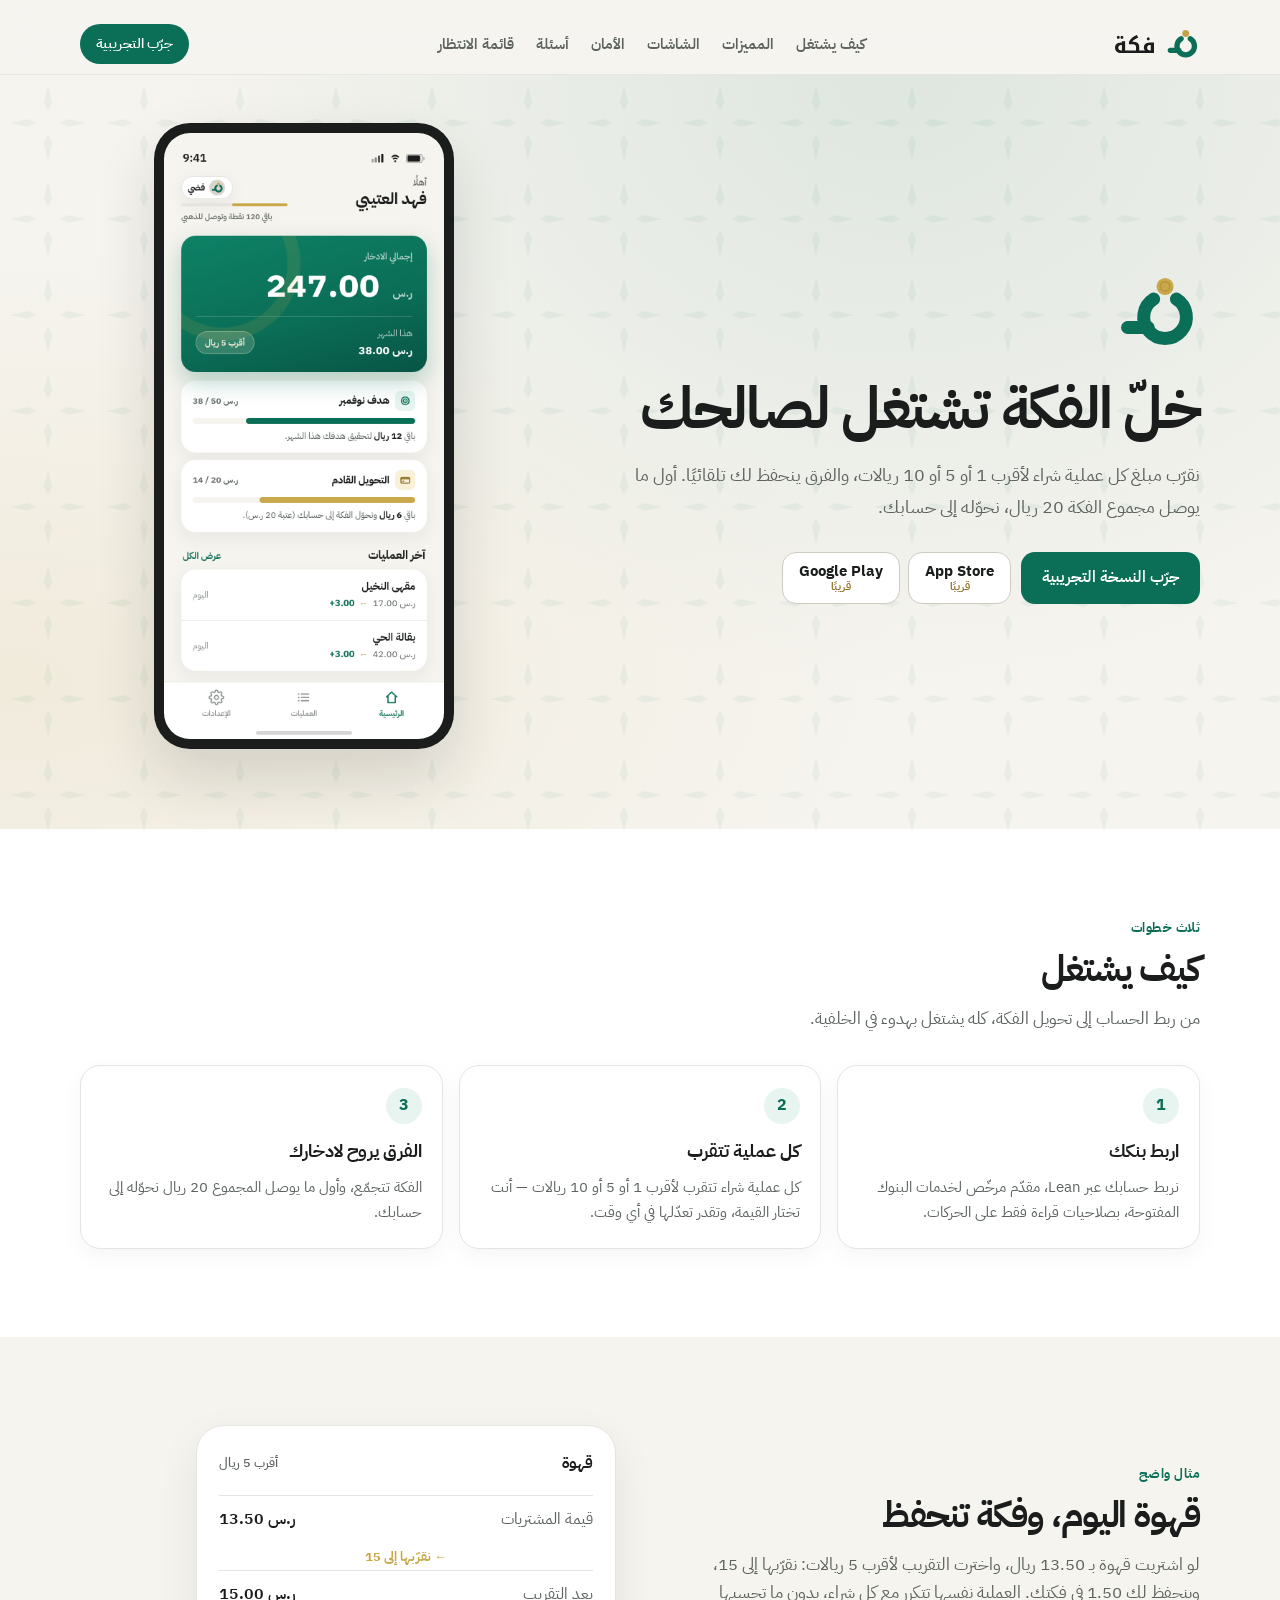
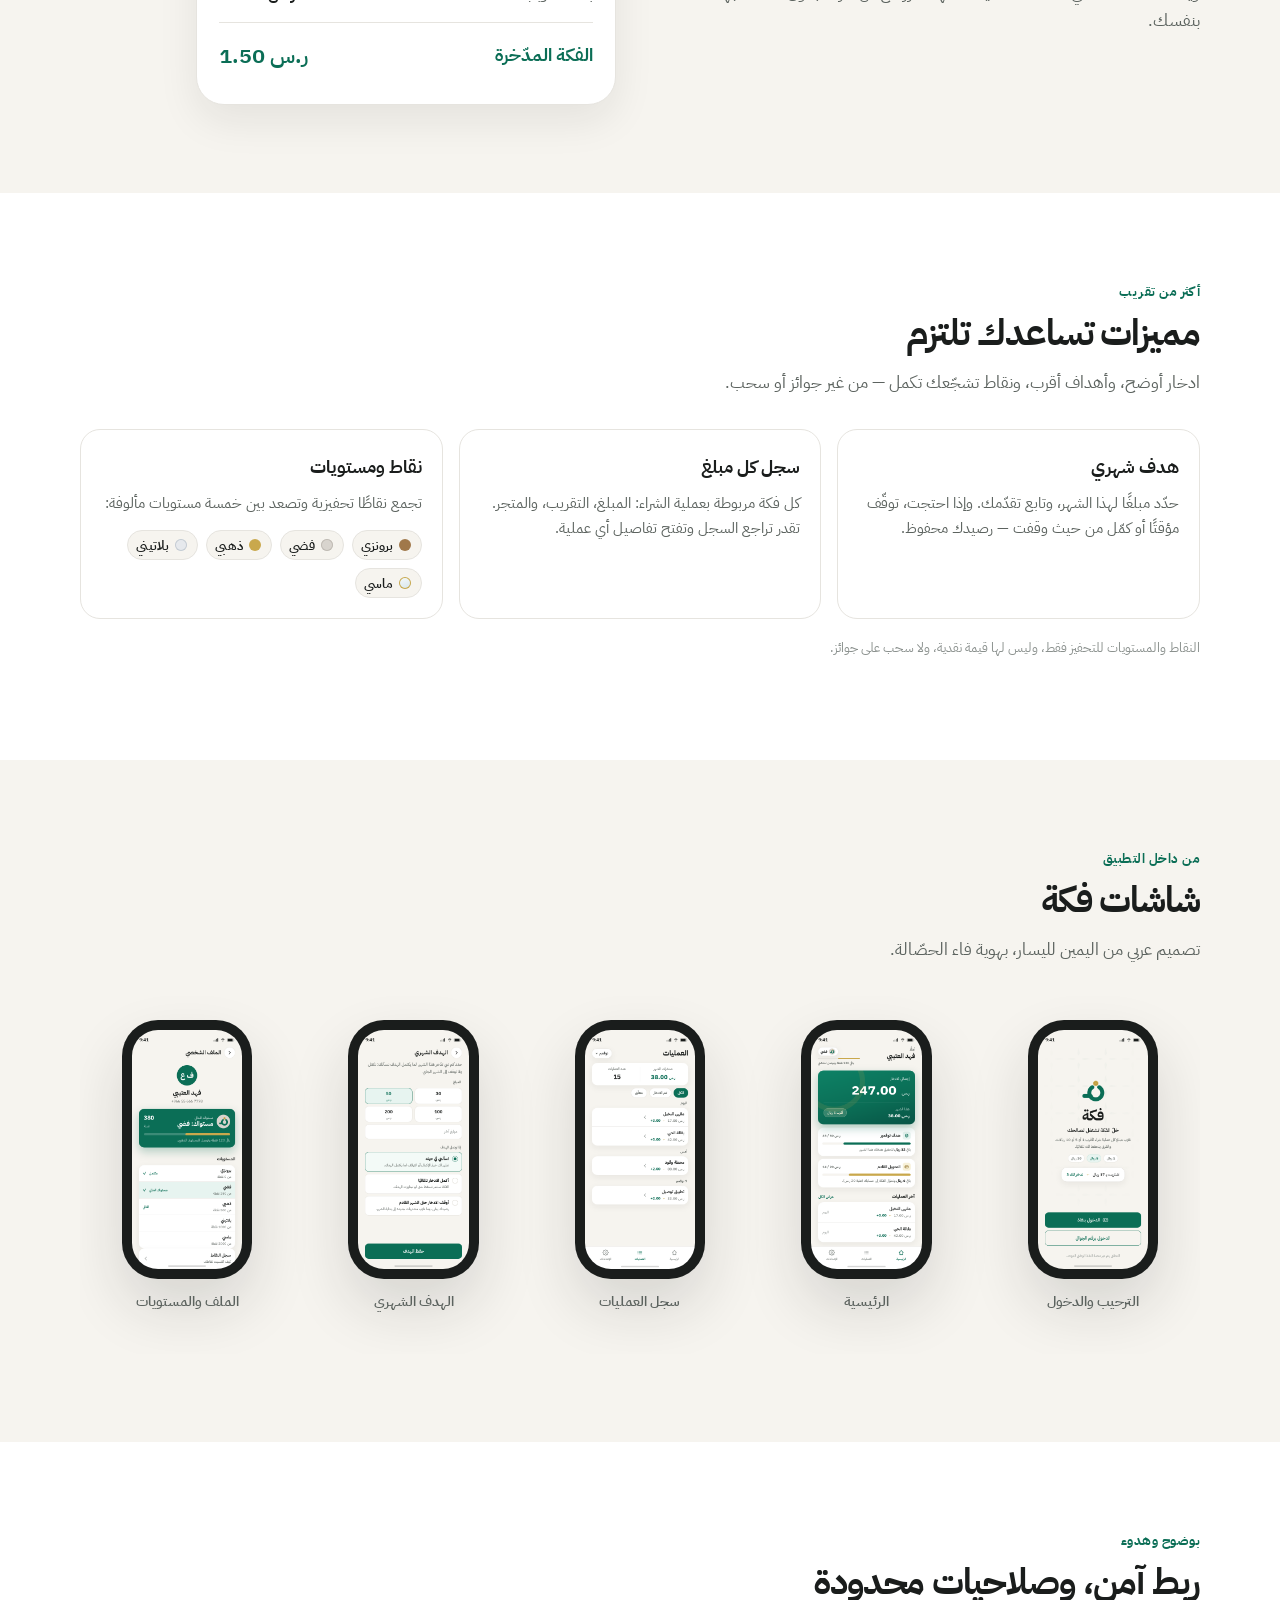
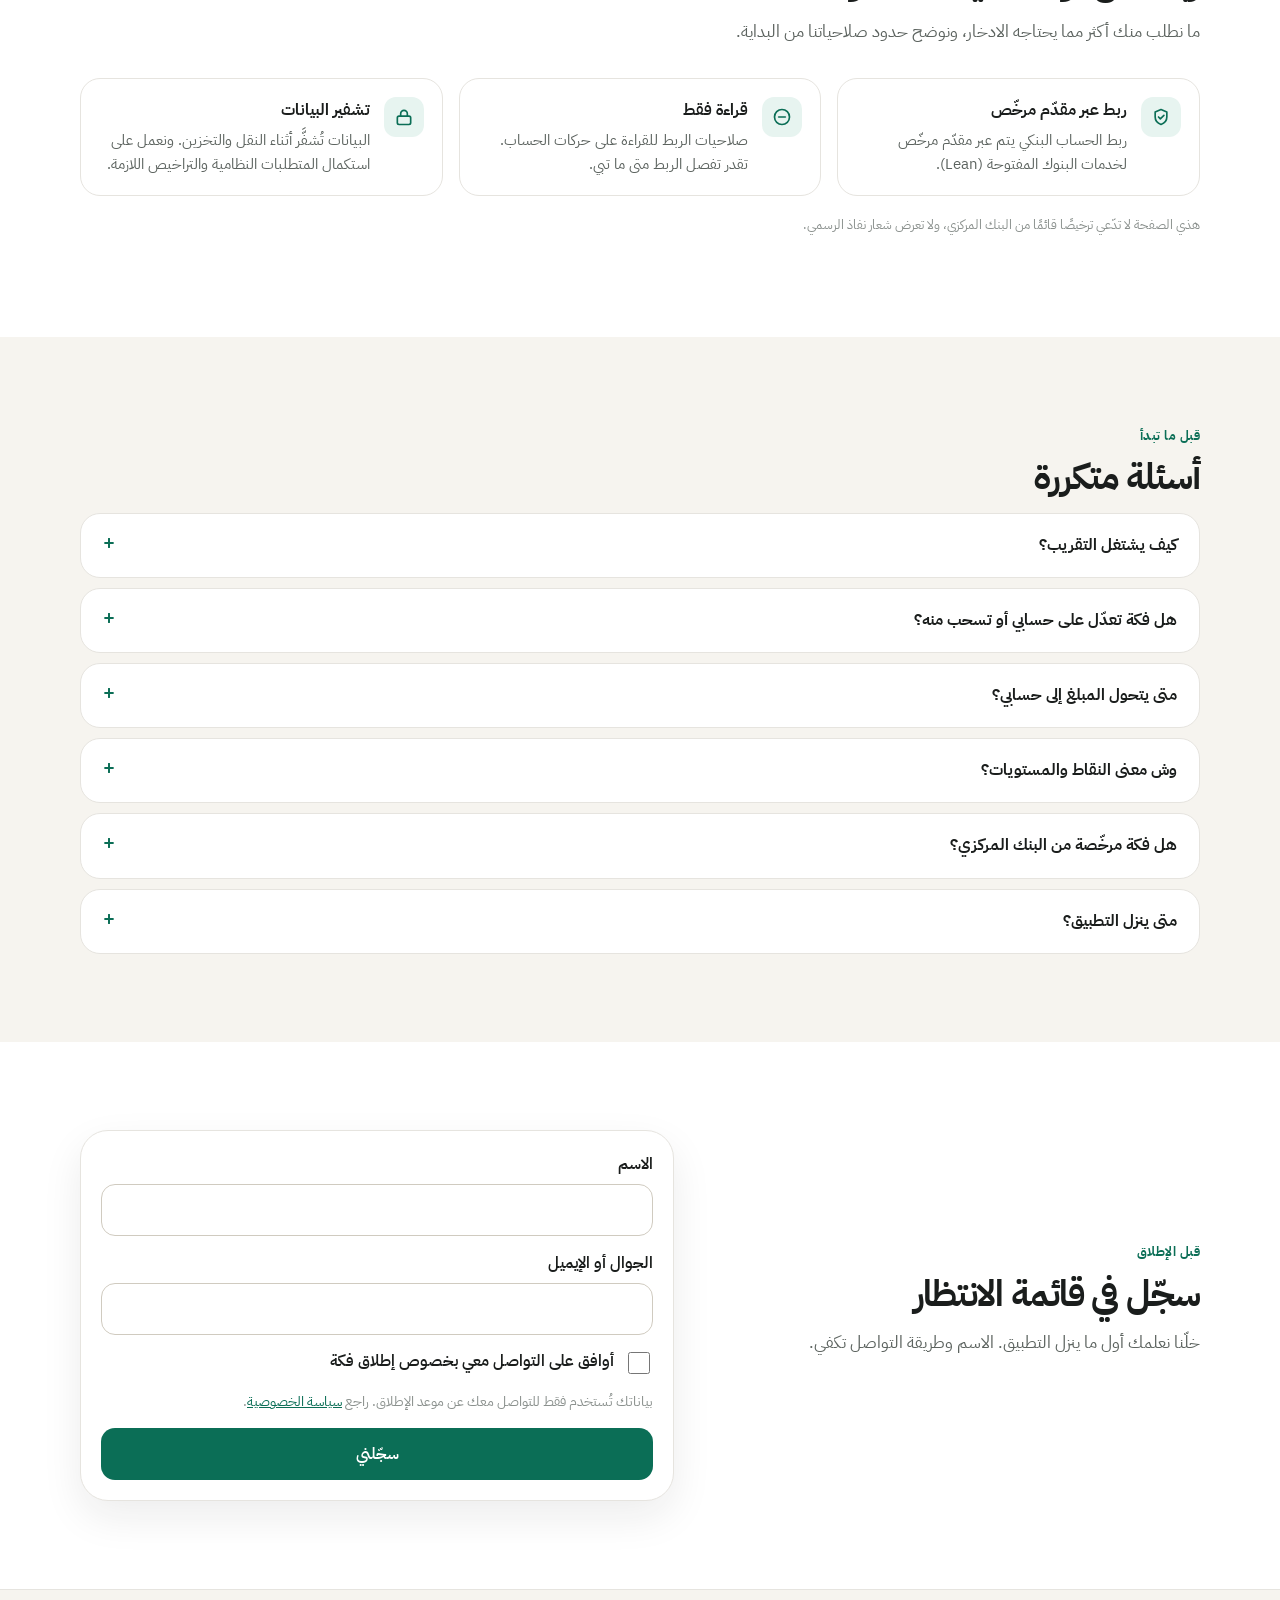
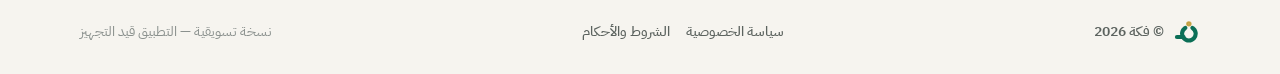
<file: index.html>
<!DOCTYPE html>
<html lang="ar" dir="rtl">
<head>
  <meta charset="UTF-8" />
  <meta http-equiv="Cache-Control" content="no-cache, no-store, must-revalidate" />
  <meta name="viewport" content="width=device-width, initial-scale=1, viewport-fit=cover" />
  <meta name="theme-color" content="#F6F4EF" />
  <meta name="description" content="فكة تقرّب مبلغ كل عملية شراء وتحفظ الفرق في ادخارك تلقائيًا. اربط بنكك، وخلّ الفكة تشتغل لصالحك." />
  <meta name="apple-mobile-web-app-title" content="فكة" />
  <title>فكة — ادّخر فكة كل عملية تلقائيًا</title>
  <link rel="icon" type="image/png" href="icons/icon-192.png" />
  <link rel="apple-touch-icon" href="icons/apple-touch-icon.png" />
  <link rel="stylesheet" href="css/landing.css?v=20261116y" />
</head>
<body>
  <header class="site-header" id="top">
    <div class="wrap header-inner">
      <a class="brand" href="#top" aria-label="فكة — الصفحة الرئيسية">
        <img class="mark" src="img/logo/mark.svg" width="36" height="36" alt="" />
        <img class="word" src="img/logo/wordmark.svg" height="22" alt="فكة" />
      </a>
      <nav class="nav-links" aria-label="أقسام الصفحة">
        <a href="#how">كيف يشتغل</a>
        <a href="#features">المميزات</a>
        <a href="#screens">الشاشات</a>
        <a href="#trust">الأمان</a>
        <a href="#faq">أسئلة</a>
        <a href="#waitlist">قائمة الانتظار</a>
      </nav>
      <a class="header-cta" href="https://fakka-prototype.onrender.com/">جرّب التجريبية</a>
      <button type="button" class="nav-toggle" id="nav-toggle" aria-expanded="false" aria-controls="nav-panel" aria-label="القائمة">
        <svg width="18" height="18" viewBox="0 0 24 24" fill="none" stroke="currentColor" stroke-width="2.2" stroke-linecap="round" aria-hidden="true"><path d="M4 7h16M4 12h16M4 17h16"/></svg>
      </button>
    </div>
    <nav class="nav-panel wrap" id="nav-panel" hidden>
      <a href="#how">كيف يشتغل</a>
      <a href="#features">المميزات</a>
      <a href="#screens">الشاشات</a>
      <a href="#trust">الأمان</a>
      <a href="#faq">أسئلة</a>
      <a href="#waitlist">قائمة الانتظار</a>
    </nav>
  </header>

  <main>
    <section class="hero">
      <div class="hero-bg" aria-hidden="true"></div>
      <div class="wrap hero-grid">
        <div>
          <img class="hero-logo" src="img/logo/mark.svg" width="88" height="88" alt="شعار فكة — فاء الحصّالة" />
          <h1>خلّ الفكة تشتغل لصالحك</h1>
          <p class="lede">نقرّب مبلغ كل عملية شراء لأقرب 1 أو 5 أو 10 ريالات، والفرق ينحفظ لك تلقائيًا. أول ما يوصل مجموع الفكة 20 ريال، نحوّله إلى حسابك.</p>
          <div class="cta-row">
            <a class="btn btn-primary" href="https://fakka-prototype.onrender.com/">جرّب النسخة التجريبية</a>
            <div class="stores" aria-label="تحميل التطبيق">
              <span class="btn btn-store" aria-disabled="true">
                <span class="store-name">App Store</span>
                <span class="soon">قريبًا</span>
              </span>
              <span class="btn btn-store" aria-disabled="true">
                <span class="store-name">Google Play</span>
                <span class="soon">قريبًا</span>
              </span>
            </div>
          </div>
        </div>
        <div>
          <figure class="phone-frame">
            <img src="img/screens/home.png" width="780" height="1688" alt="الشاشة الرئيسية في فكة، تعرض إجمالي الادخار ومستوى فضي" />
          </figure>
        </div>
      </div>
    </section>

    <section class="section alt" id="how">
      <div class="wrap">
        <div class="section-kicker">ثلاث خطوات</div>
        <h2>كيف يشتغل</h2>
        <p class="section-lead">من ربط الحساب إلى تحويل الفكة، كله يشتغل بهدوء في الخلفية.</p>
        <div class="steps">
          <article class="step">
            <div class="step-n">1</div>
            <h3>اربط بنكك</h3>
            <p>نربط حسابك عبر <span class="ltr">Lean</span>، مقدّم مرخّص لخدمات البنوك المفتوحة، بصلاحيات قراءة فقط على الحركات.</p>
          </article>
          <article class="step">
            <div class="step-n">2</div>
            <h3>كل عملية تتقرب</h3>
            <p>كل عملية شراء تتقرب لأقرب 1 أو 5 أو 10 ريالات — أنت تختار القيمة، وتقدر تعدّلها في أي وقت.</p>
          </article>
          <article class="step">
            <div class="step-n">3</div>
            <h3>الفرق يروح لادخارك</h3>
            <p>الفكة تتجمّع، وأول ما يوصل المجموع 20 ريال نحوّله إلى حسابك.</p>
          </article>
        </div>
      </div>
    </section>

    <section class="section" id="example">
      <div class="wrap example">
        <div>
          <div class="section-kicker">مثال واضح</div>
          <h2>قهوة اليوم، وفكة تنحفظ</h2>
          <p class="section-lead">لو اشتريت قهوة بـ <span class="ltr">13.50</span> ريال، واخترت التقريب لأقرب 5 ريالات: نقرّبها إلى 15، وينحفظ لك 1.50 في فكتك. العملية نفسها تتكرر مع كل شراء، بدون ما تحسبها بنفسك.</p>
        </div>
        <div class="receipt" aria-label="مثال تقريب عملية قهوة">
          <div class="receipt-head">قهوة <span>أقرب 5 ريال</span></div>
          <div class="receipt-row"><span>قيمة المشتريات</span><span class="amt ltr">13.50 ر.س</span></div>
          <div class="arrow-note">← نقرّبها إلى 15</div>
          <div class="receipt-row"><span>بعد التقريب</span><span class="amt ltr">15.00 ر.س</span></div>
          <div class="receipt-row save"><span>الفكة المدّخرة</span><span class="amt ltr">1.50 ر.س</span></div>
        </div>
      </div>
    </section>

    <section class="section alt" id="features">
      <div class="wrap">
        <div class="section-kicker">أكثر من تقريب</div>
        <h2>مميزات تساعدك تلتزم</h2>
        <p class="section-lead">ادخار أوضح، وأهداف أقرب، ونقاط تشجّعك تكمل — من غير جوائز أو سحب.</p>
        <div class="features">
          <article class="feature">
            <h3>هدف شهري</h3>
            <p>حدّد مبلغًا لهذا الشهر، وتابع تقدّمك. وإذا احتجت، توقّف مؤقتًا أو كمّل من حيث وقفت — رصيدك محفوظ.</p>
          </article>
          <article class="feature">
            <h3>سجل كل مبلغ</h3>
            <p>كل فكة مربوطة بعملية الشراء: المبلغ، التقريب، والمتجر. تقدر تراجع السجل وتفتح تفاصيل أي عملية.</p>
          </article>
          <article class="feature">
            <h3>نقاط ومستويات</h3>
            <p>تجمع نقاطًا تحفيزية وتصعد بين خمسة مستويات مألوفة:</p>
            <div class="levels" aria-label="المستويات">
              <span class="level"><i class="dot l1" aria-hidden="true"></i>برونزي</span>
              <span class="level"><i class="dot l2" aria-hidden="true"></i>فضي</span>
              <span class="level"><i class="dot l3" aria-hidden="true"></i>ذهبي</span>
              <span class="level"><i class="dot l4" aria-hidden="true"></i>بلاتيني</span>
              <span class="level"><i class="dot l5" aria-hidden="true"></i>ماسي</span>
            </div>
          </article>
        </div>
        <p class="legal-note">النقاط والمستويات للتحفيز فقط، وليس لها قيمة نقدية، ولا سحب على جوائز.</p>
      </div>
    </section>

    <section class="section" id="screens">
      <div class="wrap">
        <div class="section-kicker">من داخل التطبيق</div>
        <h2>شاشات فكة</h2>
        <p class="section-lead">تصميم عربي من اليمين لليسار، بهوية فاء الحصّالة.</p>
        <div class="showcase-track">
          <figure class="shot">
            <div class="phone-frame"><img src="img/screens/welcome.png" width="780" height="1688" alt="شاشة الترحيب في فكة مع خيار الدخول بنفاذ أو برقم الجوال" /></div>
            <figcaption>الترحيب والدخول</figcaption>
          </figure>
          <figure class="shot">
            <div class="phone-frame"><img src="img/screens/home.png" width="780" height="1688" alt="الشاشة الرئيسية وتعرض إجمالي الادخار والهدف الشهري" /></div>
            <figcaption>الرئيسية</figcaption>
          </figure>
          <figure class="shot">
            <div class="phone-frame"><img src="img/screens/history.png" width="780" height="1688" alt="سجل العمليات مع مبلغ كل عملية والفكة المدّخرة" /></div>
            <figcaption>سجل العمليات</figcaption>
          </figure>
          <figure class="shot">
            <div class="phone-frame"><img src="img/screens/goal.png" width="780" height="1688" alt="إعدادات الهدف الشهري وخيارات الإيقاف والمتابعة" /></div>
            <figcaption>الهدف الشهري</figcaption>
          </figure>
          <figure class="shot">
            <div class="phone-frame"><img src="img/screens/profile.png" width="780" height="1688" alt="الملف الشخصي مع سلّم المستويات من برونزي إلى ماسي" /></div>
            <figcaption>الملف والمستويات</figcaption>
          </figure>
        </div>
      </div>
    </section>

    <section class="section alt" id="trust">
      <div class="wrap">
        <div class="section-kicker">بوضوح وهدوء</div>
        <h2>ربط آمن، وصلاحيات محدودة</h2>
        <p class="section-lead">ما نطلب منك أكثر مما يحتاجه الادخار، ونوضح حدود صلاحياتنا من البداية.</p>
        <div class="trust">
          <article class="trust-item">
            <div class="trust-ico" aria-hidden="true">
              <svg width="20" height="20" viewBox="0 0 24 24" fill="none" stroke="currentColor" stroke-width="2" stroke-linecap="round" stroke-linejoin="round"><path d="M12 3l7 3v6c0 4.5-3 7.5-7 9-4-1.5-7-4.5-7-9V6l7-3z"/><path d="M9 12l2.2 2.2L15.5 10"/></svg>
            </div>
            <div>
              <h3>ربط عبر مقدّم مرخّص</h3>
              <p>ربط الحساب البنكي يتم عبر مقدّم مرخّص لخدمات البنوك المفتوحة (<span class="ltr">Lean</span>).</p>
            </div>
          </article>
          <article class="trust-item">
            <div class="trust-ico" aria-hidden="true">
              <svg width="20" height="20" viewBox="0 0 24 24" fill="none" stroke="currentColor" stroke-width="2" stroke-linecap="round"><circle cx="12" cy="12" r="9"/><path d="M8 12h8"/></svg>
            </div>
            <div>
              <h3>قراءة فقط</h3>
              <p>صلاحيات الربط للقراءة على حركات الحساب. تقدر تفصل الربط متى ما تبي.</p>
            </div>
          </article>
          <article class="trust-item">
            <div class="trust-ico" aria-hidden="true">
              <svg width="20" height="20" viewBox="0 0 24 24" fill="none" stroke="currentColor" stroke-width="2" stroke-linecap="round"><rect x="4" y="11" width="16" height="10" rx="2"/><path d="M8 11V8a4 4 0 0 1 8 0v3"/></svg>
            </div>
            <div>
              <h3>تشفير البيانات</h3>
              <p>البيانات تُشفَّر أثناء النقل والتخزين. ونعمل على استكمال المتطلبات النظامية والتراخيص اللازمة.</p>
            </div>
          </article>
        </div>
        <p class="legal-note">هذي الصفحة لا تدّعي ترخيصًا قائمًا من البنك المركزي، ولا تعرض شعار نفاذ الرسمي.</p>
      </div>
    </section>

    <section class="section" id="faq">
      <div class="wrap">
        <div class="section-kicker">قبل ما تبدأ</div>
        <h2>أسئلة متكررة</h2>
        <div class="faq">
          <details>
            <summary>كيف يشتغل التقريب؟</summary>
            <div class="ans">تختار تقريب كل عملية لأقرب 1 أو 5 أو 10 ريالات. لو دفعت 13.50 واخترت أقرب 5، نقرّبها إلى 15 وينحفظ الفرق 1.50 في فكتك.</div>
          </details>
          <details>
            <summary>هل فكة تعدّل على حسابي أو تسحب منه؟</summary>
            <div class="ans">ربط البنك عبر <span class="ltr">Lean</span> بصلاحيات قراءة على الحركات. ما نفتح صلاحيات مطلقة على حسابك. تحويل الفكة إلى حسابك يتم عند وصول المجموع 20 ريال، وفق آلية التطبيق.</div>
          </details>
          <details>
            <summary>متى يتحول المبلغ إلى حسابي؟</summary>
            <div class="ans">لما يجتمع في فكتك 20 ريال أو أكثر، نحوّل المجموع إلى حسابك. تقدر تتابع الرصيد وقربه من التحويل من الشاشة الرئيسية.</div>
          </details>
          <details>
            <summary>وش معنى النقاط والمستويات؟</summary>
            <div class="ans">النقاط والمستويات (برونزي، فضي، ذهبي، بلاتيني، وماسي) للتحفيز فقط. ما لها قيمة نقدية، وما فيها سحب أو جوائز عشوائية، وما تُستبدل فلوسًا.</div>
          </details>
          <details>
            <summary>هل فكة مرخّصة من البنك المركزي؟</summary>
            <div class="ans">نعمل على الحصول على التراخيص اللازمة واستكمال المتطلبات النظامية. في هذه المرحلة لا ندّعي ترخيصًا قائمًا من البنك المركزي السعودي.</div>
          </details>
          <details>
            <summary>متى ينزل التطبيق؟</summary>
            <div class="ans">التطبيق قريبًا على <span class="ltr">App Store</span> و<span class="ltr">Google Play</span>. سجّل في <a href="#waitlist">قائمة الانتظار</a> وبنراسلك عند الإطلاق، أو جرّب النسخة التجريبية من الزر في أعلى الصفحة.</div>
          </details>
        </div>
      </div>
    </section>
    <section class="section alt" id="waitlist">
      <div class="wrap waitlist-grid">
        <div>
          <div class="section-kicker">قبل الإطلاق</div>
          <h2>سجّل في قائمة الانتظار</h2>
          <p class="section-lead">خلّنا نعلمك أول ما ينزل التطبيق. الاسم وطريقة التواصل تكفي.</p>
        </div>
        <form class="waitlist-card" id="waitlist-form" novalidate>
          <div class="hp" aria-hidden="true">
            <label>Company<input type="text" name="company" tabindex="-1" autocomplete="off" /></label>
          </div>
          <label class="field">
            <span>الاسم</span>
            <input id="wl-name" name="name" type="text" autocomplete="name" maxlength="80" required />
            <small class="field-error" id="wl-name-error" hidden></small>
          </label>
          <label class="field">
            <span>الجوال أو الإيميل</span>
            <input id="wl-contact" name="contact" type="text" inputmode="email" autocomplete="email" maxlength="254" required />
            <small class="field-error" id="wl-contact-error" hidden></small>
          </label>
          <label class="consent">
            <input id="wl-consent" name="consent" type="checkbox" />
            <span>أوافق على التواصل معي بخصوص إطلاق فكة</span>
          </label>
          <small class="field-error" id="wl-consent-error" hidden></small>
          <p class="waitlist-note">بياناتك تُستخدم فقط للتواصل معك عن موعد الإطلاق. راجع <a href="privacy.html">سياسة الخصوصية</a>.</p>
          <button class="btn btn-primary waitlist-submit" id="wl-submit" type="submit">سجّلني</button>
          <p class="form-status" id="wl-status" role="status" hidden></p>
        </form>
      </div>
    </section>
  </main>

  <footer class="site-footer">
    <div class="wrap footer-inner">
      <div class="footer-brand">
        <img src="img/logo/mark.svg" width="28" height="28" alt="" />
        <span>© فكة 2026</span>
      </div>
      <nav class="footer-links" aria-label="الصفحات النظامية">
        <a href="privacy.html">سياسة الخصوصية</a>
        <a href="terms.html">الشروط والأحكام</a>
      </nav>
      <div>نسخة تسويقية — التطبيق قيد التجهيز</div>
    </div>
  </footer>

  <script>
    (function () {
      var startedAt = Date.now();
      var form = document.getElementById("waitlist-form");
      if (form) {
        var params = new URLSearchParams(window.location.search);
        form.addEventListener("submit", function (event) {
          event.preventDefault();
          var name = document.getElementById("wl-name");
          var contact = document.getElementById("wl-contact");
          var consent = document.getElementById("wl-consent");
          var status = document.getElementById("wl-status");
          var button = document.getElementById("wl-submit");
          clearError("wl-name-error");
          clearError("wl-contact-error");
          clearError("wl-consent-error");
          status.hidden = true;
          status.className = "form-status";
          var nameValue = name.value.trim();
          var contactValue = contact.value.trim();
          var ok = true;
          if ([...nameValue].length < 2) {
            showError("wl-name-error", "اكتب اسمك (حرفين على الأقل).");
            ok = false;
          }
          if (!looksLikeContact(contactValue)) {
            showError("wl-contact-error", "أدخل رقم جوال سعودي أو بريدًا صحيحًا.");
            ok = false;
          }
          if (!consent.checked) {
            showError("wl-consent-error", "يلزم الموافقة حتى نقدر نتواصل معك.");
            ok = false;
          }
          if (!ok) return;
          button.disabled = true;
          button.textContent = "جارٍ الإرسال…";
          fetch("https://fakka-api.onrender.com/v1/waitlist", {
            method: "POST",
            headers: { "Content-Type": "application/json", "Accept": "application/json" },
            body: JSON.stringify({
              name: nameValue,
              contact: contactValue,
              consent: true,
              consentText: "أوافق على التواصل معي بخصوص إطلاق فكة",
              locale: document.documentElement.lang || "ar",
              source: "landing",
              utmSource: params.get("utm_source") || undefined,
              utmMedium: params.get("utm_medium") || undefined,
              utmCampaign: params.get("utm_campaign") || undefined,
              utmContent: params.get("utm_content") || undefined,
              utmTerm: params.get("utm_term") || undefined,
              company: (form.elements.company && form.elements.company.value) || "",
              startedAt: startedAt
            })
          }).then(function (response) {
            return response.json().then(function (body) { return { ok: response.ok, status: response.status, body: body }; });
          }).then(function (result) {
            if (result.ok && result.body && result.body.alreadyRegistered) {
              showStatus("هذا التواصل مسجّل من قبل. بنراسلك عند الإطلاق.", "duplicate");
              return;
            }
            if (result.ok) {
              form.reset();
              showStatus("تم تسجيلك. بنراسلك لما ينزل التطبيق.", "ok");
              return;
            }
            var code = result.body && result.body.code;
            if (code === "INVALID_NAME") showError("wl-name-error", "اكتب اسمك (حرفين على الأقل).");
            else if (code === "INVALID_CONTACT") showError("wl-contact-error", "أدخل رقم جوال سعودي أو بريدًا صحيحًا.");
            else if (code === "CONSENT_REQUIRED") showError("wl-consent-error", "يلزم الموافقة حتى نقدر نتواصل معك.");
            else if (code === "TOO_FAST") showStatus("ثواني ونقدر نستلم طلبك.", "err");
            else if (code === "RATE_LIMITED") showStatus("محاولات كثيرة. حاول بعد قليل.", "err");
            else showStatus("تعذر الإرسال. تحقق من الاتصال وحاول مرة ثانية.", "err");
          }).catch(function () {
            showStatus("تعذر الإرسال. تحقق من الاتصال وحاول مرة ثانية.", "err");
          }).then(function () {
            button.disabled = false;
            button.textContent = "سجّلني";
          });
          function showStatus(message, kind) {
            status.hidden = false;
            status.textContent = message;
            status.className = "form-status " + kind;
          }
        });
      }
      function showError(id, message) {
        var node = document.getElementById(id);
        if (!node) return;
        node.hidden = false;
        node.textContent = message;
      }
      function clearError(id) {
        var node = document.getElementById(id);
        if (!node) return;
        node.hidden = true;
        node.textContent = "";
      }
      function looksLikeContact(value) {
        if (value.indexOf("@") !== -1) return /^[^\s@]+@[^\s@]+\.[^\s@]+$/.test(value);
        var digits = value.replace(/[^\d٠-٩۰-۹+]/g, "");
        return digits.replace(/\D/g, "").length >= 9;
      }
    })();
    (function () {
      var header = document.querySelector(".site-header");
      var btn = document.getElementById("nav-toggle");
      var panel = document.getElementById("nav-panel");
      if (!btn || !header || !panel) return;
      btn.addEventListener("click", function () {
        var open = header.classList.toggle("open");
        btn.setAttribute("aria-expanded", open ? "true" : "false");
        if (open) panel.removeAttribute("hidden");
        else panel.setAttribute("hidden", "");
      });
      panel.querySelectorAll("a").forEach(function (a) {
        a.addEventListener("click", function () {
          header.classList.remove("open");
          btn.setAttribute("aria-expanded", "false");
          panel.setAttribute("hidden", "");
        });
      });
    })();
  </script>
</body>
</html>
</file>
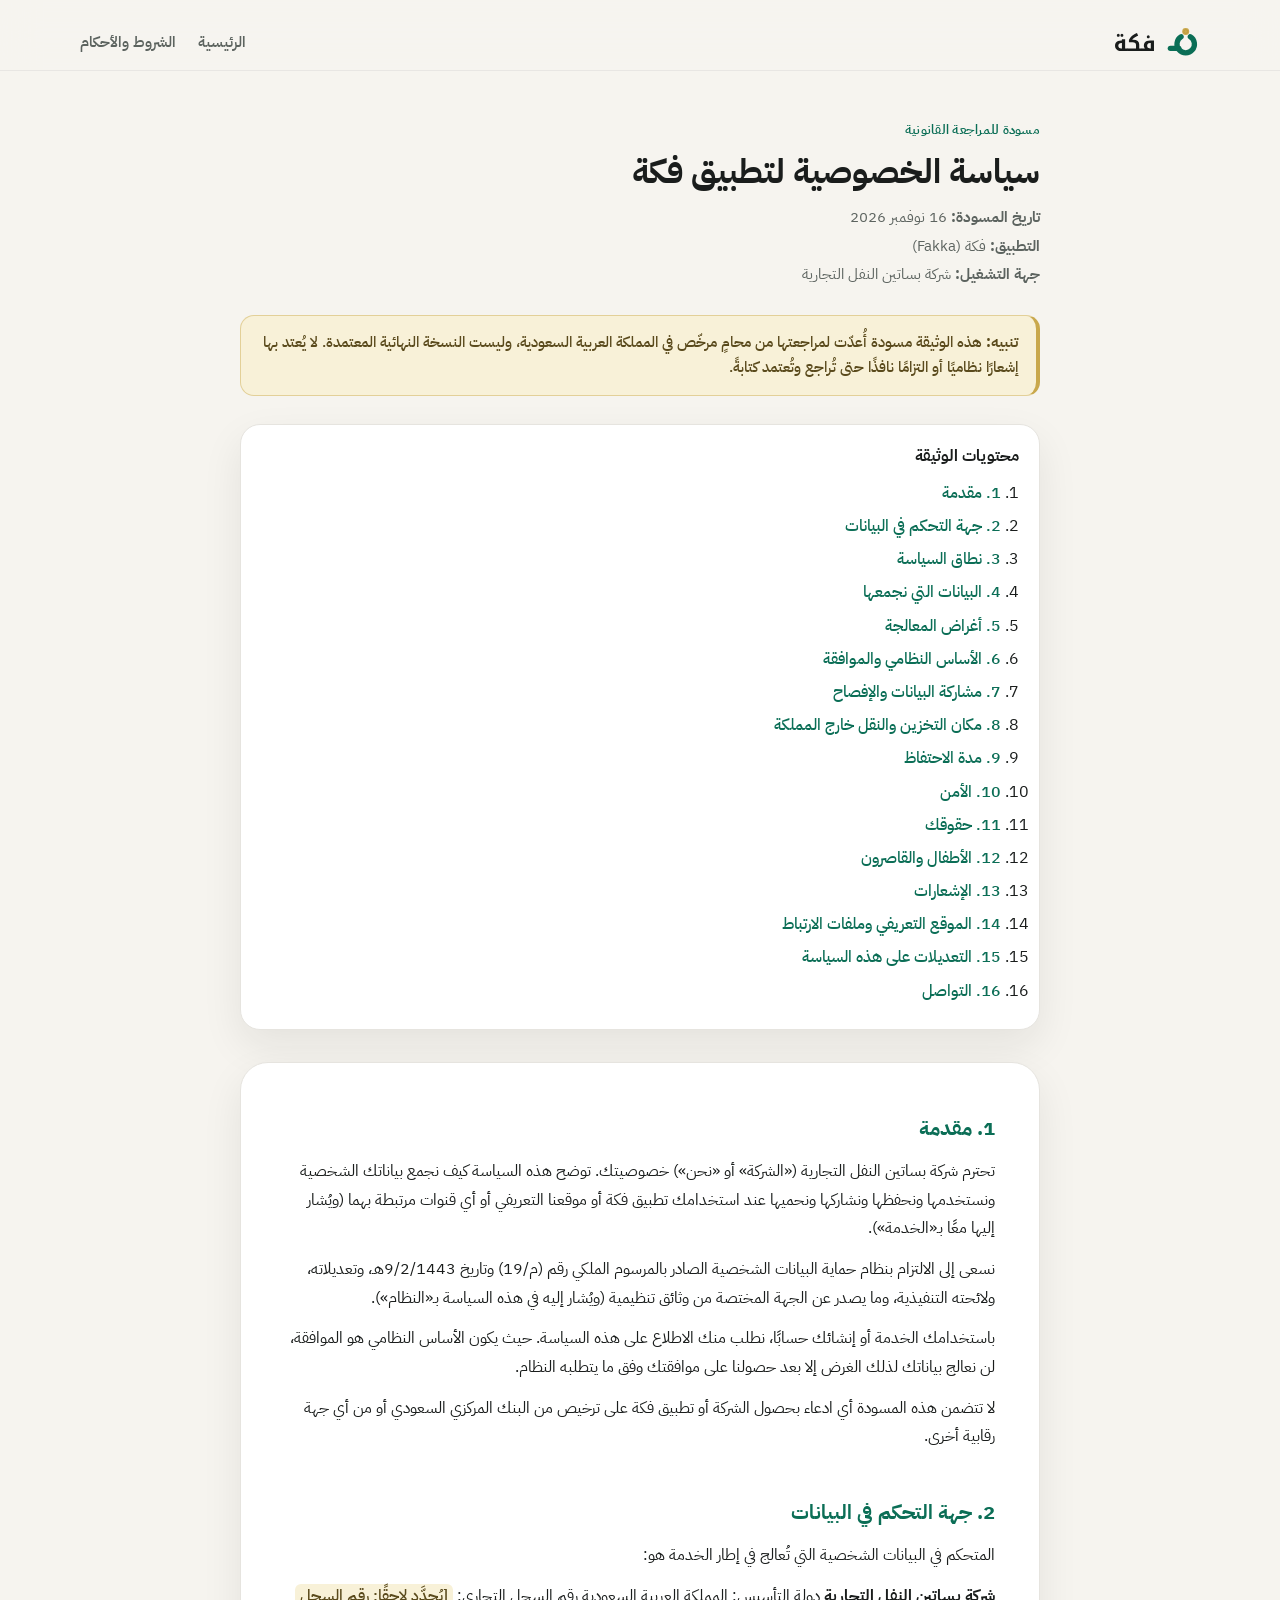
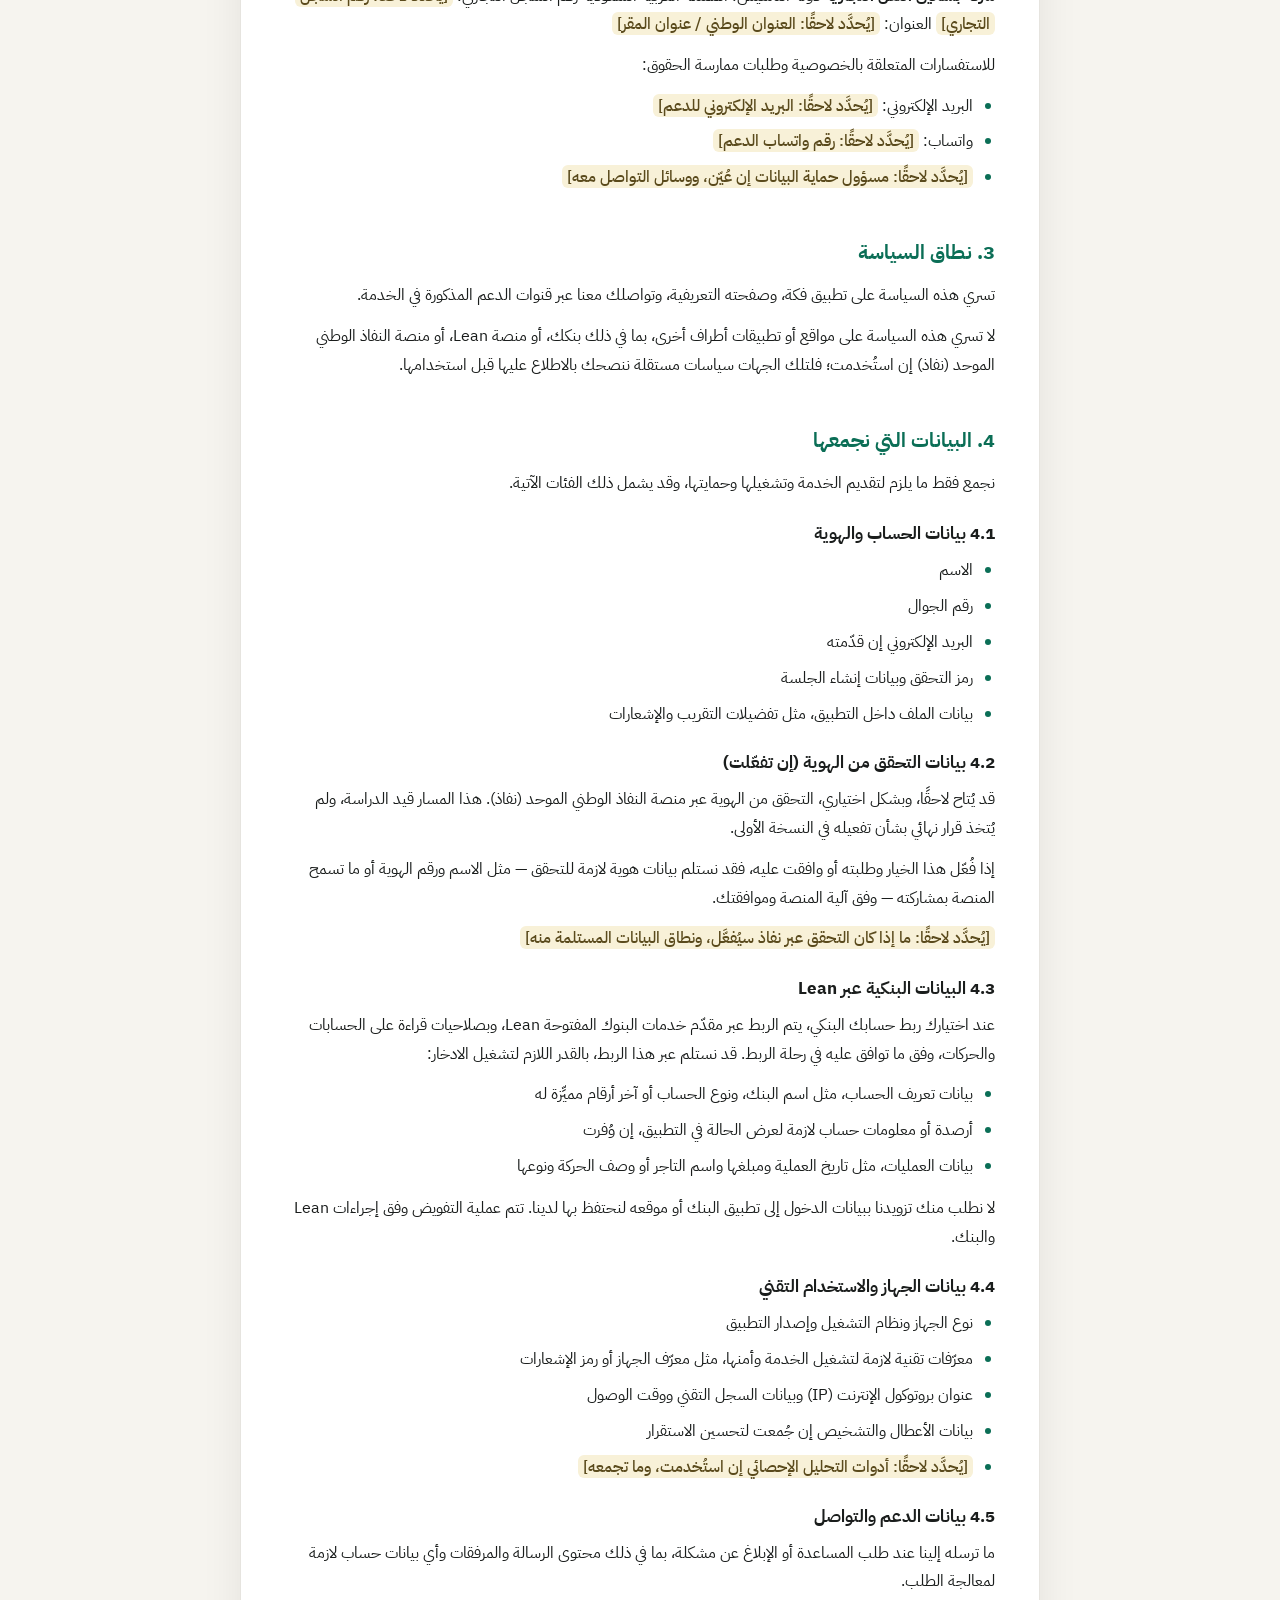
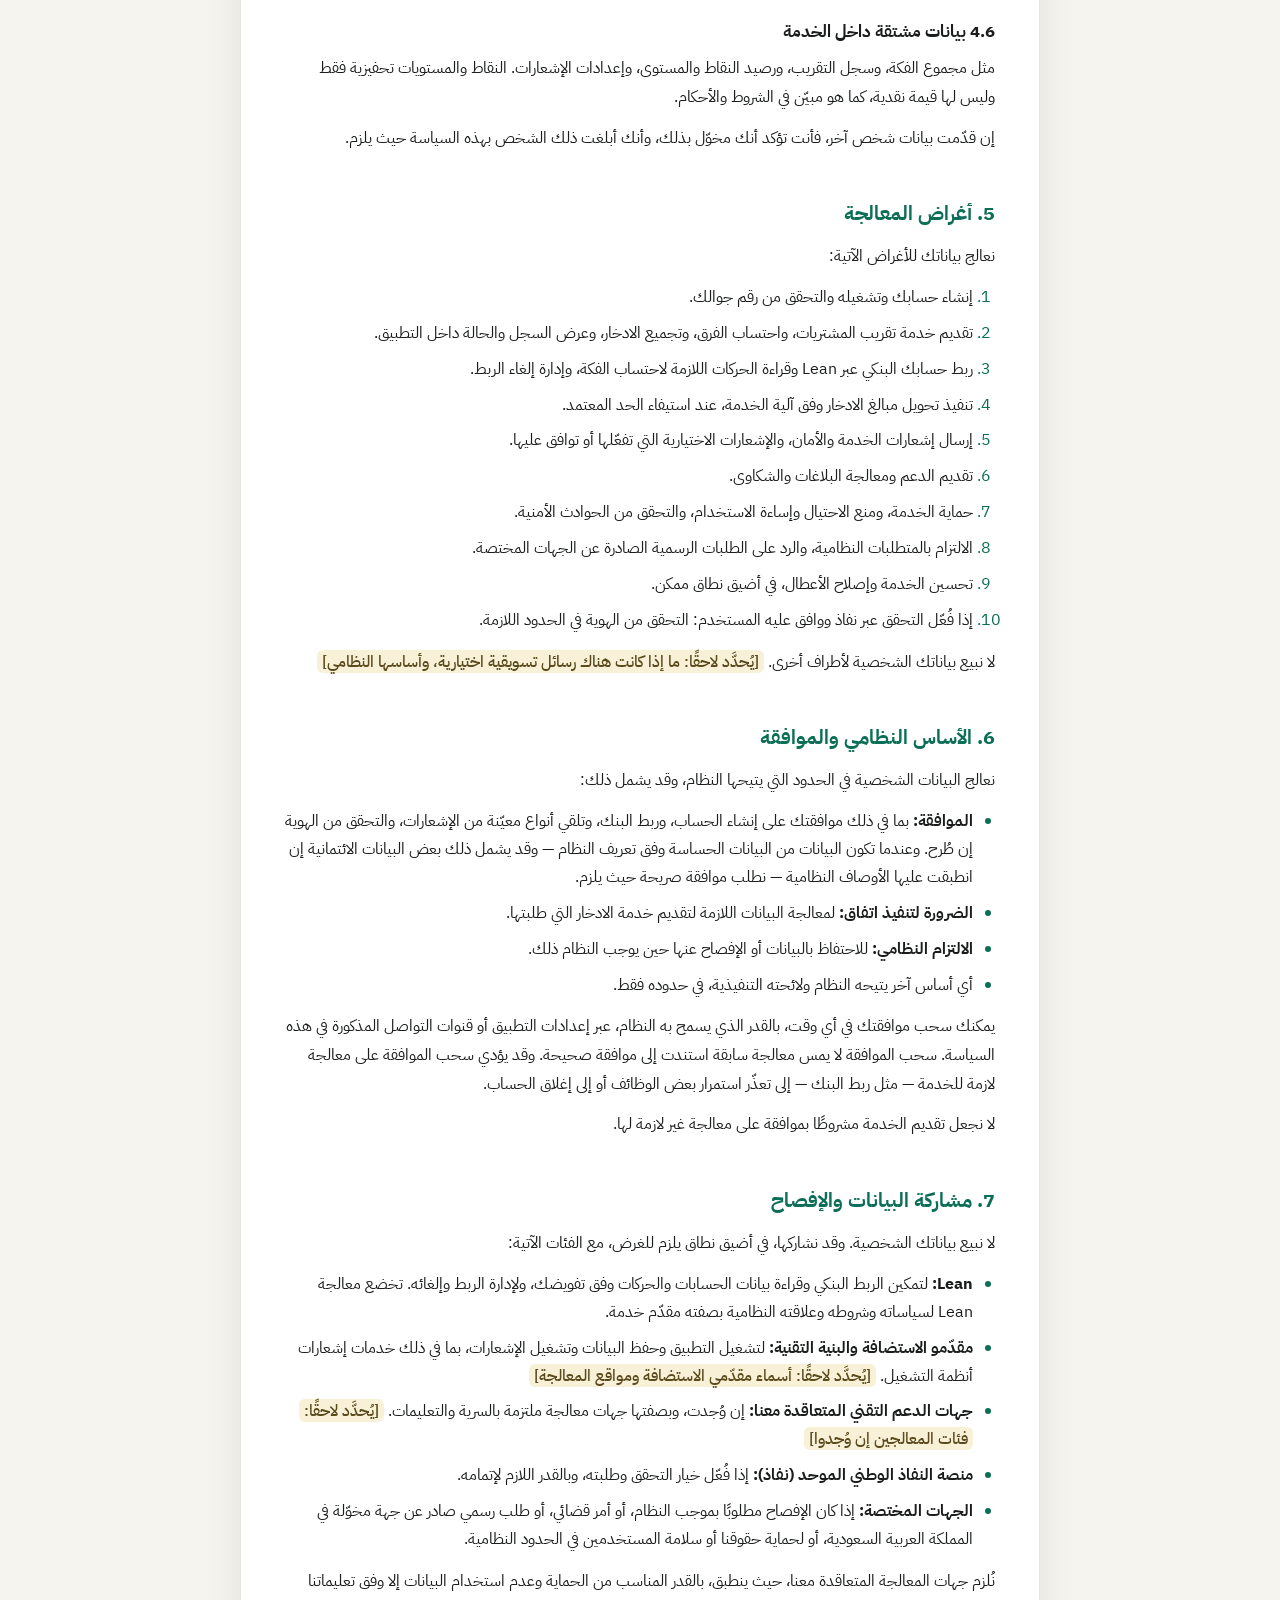
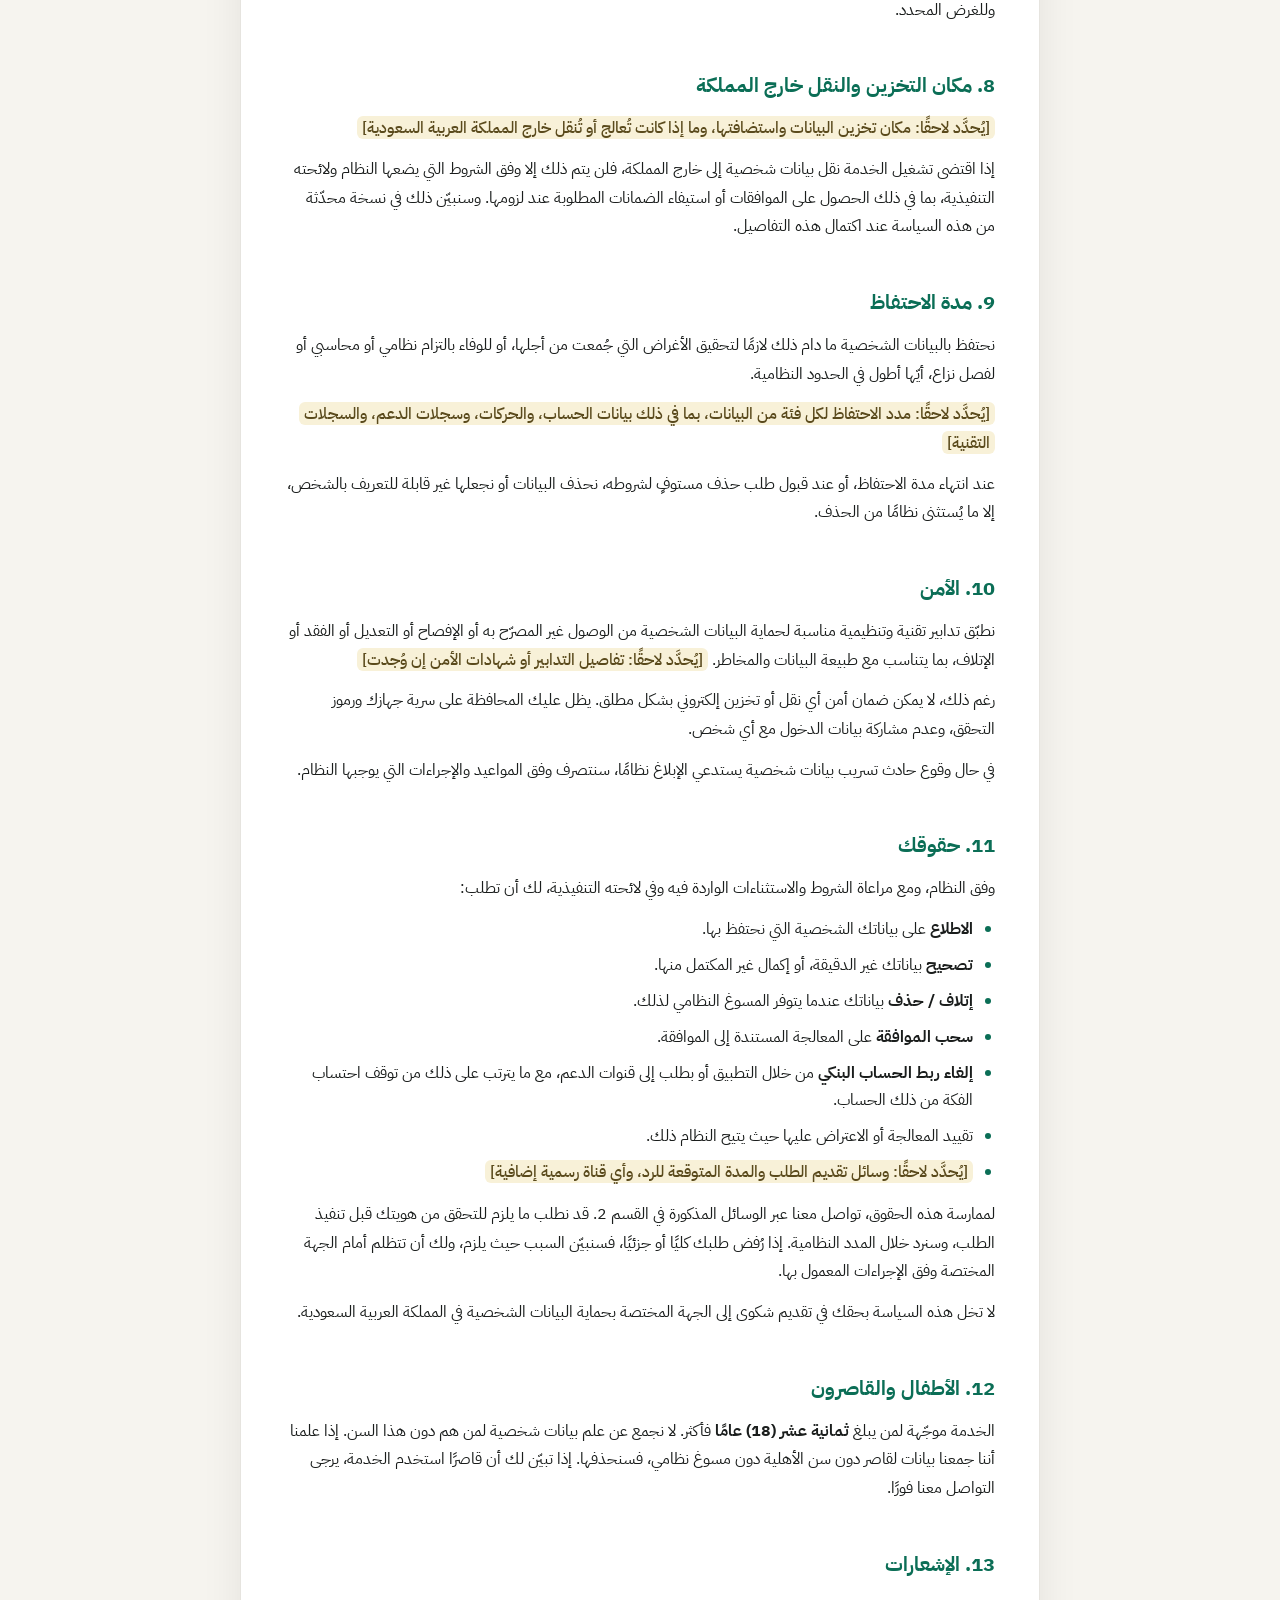
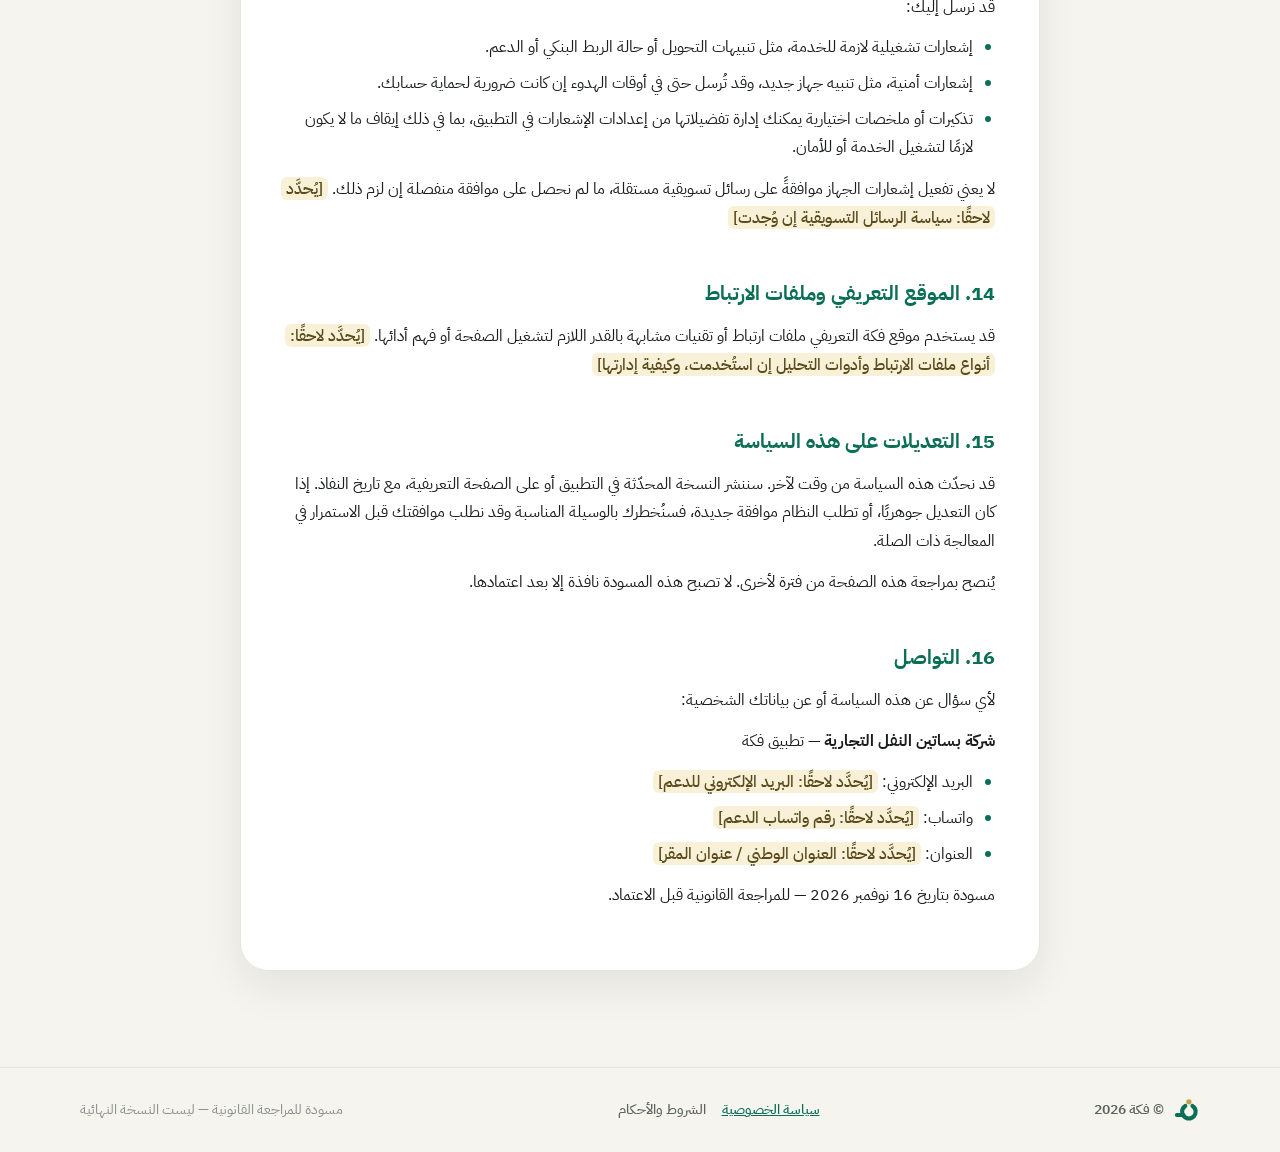
<file: privacy.html>
<!DOCTYPE html>
<html lang="ar" dir="rtl">
<head>
  <meta charset="UTF-8" />
  <meta http-equiv="Cache-Control" content="no-cache, no-store, must-revalidate" />
  <meta name="viewport" content="width=device-width, initial-scale=1, viewport-fit=cover" />
  <meta name="theme-color" content="#F6F4EF" />
  <meta name="description" content="مسودة للمراجعة القانونية — سياسة الخصوصية لتطبيق فكة" />
  <meta name="robots" content="noindex" />
  <meta name="apple-mobile-web-app-title" content="فكة" />
  <title>سياسة الخصوصية لتطبيق فكة — فكة</title>
  <link rel="icon" type="image/png" href="icons/icon-192.png" />
  <link rel="apple-touch-icon" href="icons/apple-touch-icon.png" />
  <link rel="stylesheet" href="css/landing.css?v=20261116y" />
  <link rel="stylesheet" href="css/legal.css?v=20261116y" />
</head>
<body>
  <header class="site-header header-simple" id="top">
    <div class="wrap header-inner">
      <a class="brand" href="index.html" aria-label="فكة — الصفحة الرئيسية">
        <img class="mark" src="img/logo/mark.svg" width="36" height="36" alt="" />
        <img class="word" src="img/logo/wordmark.svg" height="22" alt="فكة" />
      </a>
      <nav class="nav-links" aria-label="روابط الوثيقة">
        <a href="index.html">الرئيسية</a>
        <a href="terms.html">الشروط والأحكام</a>
      </nav>
    </div>
  </header>

  <main class="legal-main">
    <article class="legal-doc">
      <p class="legal-kicker">مسودة للمراجعة القانونية</p>
      <h1>سياسة الخصوصية لتطبيق فكة</h1>
      <div class="legal-meta"><p><strong>تاريخ المسودة:</strong> 16 نوفمبر 2026</p><p><strong>التطبيق:</strong> فكة (<span class="ltr">Fakka</span>)</p><p><strong>جهة التشغيل:</strong> شركة بساتين النفل التجارية</p></div>
      <aside class="draft-banner" role="note">
        <strong>تنبيه:</strong> هذه الوثيقة مسودة أُعدّت لمراجعتها من محامٍ مرخّص في المملكة العربية السعودية، وليست النسخة النهائية المعتمدة. لا يُعتد بها إشعارًا نظاميًا أو التزامًا نافذًا حتى تُراجع وتُعتمد كتابةً.
      </aside>
      <nav class="legal-toc" aria-label="محتويات الوثيقة"><h2>محتويات الوثيقة</h2><ol><li><a href="#s1">1. مقدمة</a></li><li><a href="#s2">2. جهة التحكم في البيانات</a></li><li><a href="#s3">3. نطاق السياسة</a></li><li><a href="#s4">4. البيانات التي نجمعها</a></li><li><a href="#s5">5. أغراض المعالجة</a></li><li><a href="#s6">6. الأساس النظامي والموافقة</a></li><li><a href="#s7">7. مشاركة البيانات والإفصاح</a></li><li><a href="#s8">8. مكان التخزين والنقل خارج المملكة</a></li><li><a href="#s9">9. مدة الاحتفاظ</a></li><li><a href="#s10">10. الأمن</a></li><li><a href="#s11">11. حقوقك</a></li><li><a href="#s12">12. الأطفال والقاصرون</a></li><li><a href="#s13">13. الإشعارات</a></li><li><a href="#s14">14. الموقع التعريفي وملفات الارتباط</a></li><li><a href="#s15">15. التعديلات على هذه السياسة</a></li><li><a href="#s16">16. التواصل</a></li></ol></nav>
      <div class="legal-body">
        <h2 id="s1">1. مقدمة</h2>
<p>تحترم شركة بساتين النفل التجارية («الشركة» أو «نحن») خصوصيتك. توضح هذه السياسة كيف نجمع بياناتك الشخصية ونستخدمها ونحفظها ونشاركها ونحميها عند استخدامك تطبيق فكة أو موقعنا التعريفي أو أي قنوات مرتبطة بهما (ويُشار إليها معًا بـ«الخدمة»).</p>
<p>نسعى إلى الالتزام بنظام حماية البيانات الشخصية الصادر بالمرسوم الملكي رقم (م/19) وتاريخ 9/2/1443هـ، وتعديلاته، ولائحته التنفيذية، وما يصدر عن الجهة المختصة من وثائق تنظيمية (ويُشار إليه في هذه السياسة بـ«النظام»).</p>
<p>باستخدامك الخدمة أو إنشائك حسابًا، نطلب منك الاطلاع على هذه السياسة. حيث يكون الأساس النظامي هو الموافقة، لن نعالج بياناتك لذلك الغرض إلا بعد حصولنا على موافقتك وفق ما يتطلبه النظام.</p>
<p>لا تتضمن هذه المسودة أي ادعاء بحصول الشركة أو تطبيق فكة على ترخيص من البنك المركزي السعودي أو من أي جهة رقابية أخرى.</p>
<h2 id="s2">2. جهة التحكم في البيانات</h2>
<p>المتحكم في البيانات الشخصية التي تُعالج في إطار الخدمة هو:</p>
<p><strong>شركة بساتين النفل التجارية</strong> دولة التأسيس: المملكة العربية السعودية رقم السجل التجاري: <mark class="ph">[يُحدَّد لاحقًا: رقم السجل التجاري]</mark> العنوان: <mark class="ph">[يُحدَّد لاحقًا: العنوان الوطني / عنوان المقر]</mark></p>
<p>للاستفسارات المتعلقة بالخصوصية وطلبات ممارسة الحقوق:</p>
<ul><li>البريد الإلكتروني: <mark class="ph">[يُحدَّد لاحقًا: البريد الإلكتروني للدعم]</mark></li><li>واتساب: <mark class="ph">[يُحدَّد لاحقًا: رقم واتساب الدعم]</mark></li><li><mark class="ph">[يُحدَّد لاحقًا: مسؤول حماية البيانات إن عُيّن، ووسائل التواصل معه]</mark></li></ul>
<h2 id="s3">3. نطاق السياسة</h2>
<p>تسري هذه السياسة على تطبيق فكة، وصفحته التعريفية، وتواصلك معنا عبر قنوات الدعم المذكورة في الخدمة.</p>
<p>لا تسري هذه السياسة على مواقع أو تطبيقات أطراف أخرى، بما في ذلك بنكك، أو منصة <span class="ltr">Lean</span>، أو منصة النفاذ الوطني الموحد (نفاذ) إن استُخدمت؛ فلتلك الجهات سياسات مستقلة ننصحك بالاطلاع عليها قبل استخدامها.</p>
<h2 id="s4">4. البيانات التي نجمعها</h2>
<p>نجمع فقط ما يلزم لتقديم الخدمة وتشغيلها وحمايتها، وقد يشمل ذلك الفئات الآتية.</p>
<h3 id="s4-1">4.1 بيانات الحساب والهوية</h3>
<ul><li>الاسم</li><li>رقم الجوال</li><li>البريد الإلكتروني إن قدّمته</li><li>رمز التحقق وبيانات إنشاء الجلسة</li><li>بيانات الملف داخل التطبيق، مثل تفضيلات التقريب والإشعارات</li></ul>
<h3 id="s4-2">4.2 بيانات التحقق من الهوية (إن تفعّلت)</h3>
<p>قد يُتاح لاحقًا، وبشكل اختياري، التحقق من الهوية عبر منصة النفاذ الوطني الموحد (نفاذ). هذا المسار قيد الدراسة، ولم يُتخذ قرار نهائي بشأن تفعيله في النسخة الأولى.</p>
<p>إذا فُعّل هذا الخيار وطلبته أو وافقت عليه، فقد نستلم بيانات هوية لازمة للتحقق — مثل الاسم ورقم الهوية أو ما تسمح المنصة بمشاركته — وفق آلية المنصة وموافقتك.</p>
<p><mark class="ph">[يُحدَّد لاحقًا: ما إذا كان التحقق عبر نفاذ سيُفعَّل، ونطاق البيانات المستلمة منه]</mark></p>
<h3 id="s4-3">4.3 البيانات البنكية عبر <span class="ltr">Lean</span></h3>
<p>عند اختيارك ربط حسابك البنكي، يتم الربط عبر مقدّم خدمات البنوك المفتوحة <span class="ltr">Lean</span>، وبصلاحيات قراءة على الحسابات والحركات، وفق ما توافق عليه في رحلة الربط. قد نستلم عبر هذا الربط، بالقدر اللازم لتشغيل الادخار:</p>
<ul><li>بيانات تعريف الحساب، مثل اسم البنك، ونوع الحساب أو آخر أرقام مميِّزة له</li><li>أرصدة أو معلومات حساب لازمة لعرض الحالة في التطبيق، إن وُفرت</li><li>بيانات العمليات، مثل تاريخ العملية ومبلغها واسم التاجر أو وصف الحركة ونوعها</li></ul>
<p>لا نطلب منك تزويدنا ببيانات الدخول إلى تطبيق البنك أو موقعه لنحتفظ بها لدينا. تتم عملية التفويض وفق إجراءات <span class="ltr">Lean</span> والبنك.</p>
<h3 id="s4-4">4.4 بيانات الجهاز والاستخدام التقني</h3>
<ul><li>نوع الجهاز ونظام التشغيل وإصدار التطبيق</li><li>معرّفات تقنية لازمة لتشغيل الخدمة وأمنها، مثل معرّف الجهاز أو رمز الإشعارات</li><li>عنوان بروتوكول الإنترنت (<span class="ltr">IP</span>) وبيانات السجل التقني ووقت الوصول</li><li>بيانات الأعطال والتشخيص إن جُمعت لتحسين الاستقرار</li><li><mark class="ph">[يُحدَّد لاحقًا: أدوات التحليل الإحصائي إن استُخدمت، وما تجمعه]</mark></li></ul>
<h3 id="s4-5">4.5 بيانات الدعم والتواصل</h3>
<p>ما ترسله إلينا عند طلب المساعدة أو الإبلاغ عن مشكلة، بما في ذلك محتوى الرسالة والمرفقات وأي بيانات حساب لازمة لمعالجة الطلب.</p>
<h3 id="s4-6">4.6 بيانات مشتقة داخل الخدمة</h3>
<p>مثل مجموع الفكة، وسجل التقريب، ورصيد النقاط والمستوى، وإعدادات الإشعارات. النقاط والمستويات تحفيزية فقط وليس لها قيمة نقدية، كما هو مبيّن في الشروط والأحكام.</p>
<p>إن قدّمت بيانات شخص آخر، فأنت تؤكد أنك مخوّل بذلك، وأنك أبلغت ذلك الشخص بهذه السياسة حيث يلزم.</p>
<h2 id="s5">5. أغراض المعالجة</h2>
<p>نعالج بياناتك للأغراض الآتية:</p>
<ol><li>إنشاء حسابك وتشغيله والتحقق من رقم جوالك.</li><li>تقديم خدمة تقريب المشتريات، واحتساب الفرق، وتجميع الادخار، وعرض السجل والحالة داخل التطبيق.</li><li>ربط حسابك البنكي عبر <span class="ltr">Lean</span> وقراءة الحركات اللازمة لاحتساب الفكة، وإدارة إلغاء الربط.</li><li>تنفيذ تحويل مبالغ الادخار وفق آلية الخدمة، عند استيفاء الحد المعتمد.</li><li>إرسال إشعارات الخدمة والأمان، والإشعارات الاختيارية التي تفعّلها أو توافق عليها.</li><li>تقديم الدعم ومعالجة البلاغات والشكاوى.</li><li>حماية الخدمة، ومنع الاحتيال وإساءة الاستخدام، والتحقق من الحوادث الأمنية.</li><li>الالتزام بالمتطلبات النظامية، والرد على الطلبات الرسمية الصادرة عن الجهات المختصة.</li><li>تحسين الخدمة وإصلاح الأعطال، في أضيق نطاق ممكن.</li><li>إذا فُعّل التحقق عبر نفاذ ووافق عليه المستخدم: التحقق من الهوية في الحدود اللازمة.</li></ol>
<p>لا نبيع بياناتك الشخصية لأطراف أخرى. <mark class="ph">[يُحدَّد لاحقًا: ما إذا كانت هناك رسائل تسويقية اختيارية، وأساسها النظامي]</mark></p>
<h2 id="s6">6. الأساس النظامي والموافقة</h2>
<p>نعالج البيانات الشخصية في الحدود التي يتيحها النظام، وقد يشمل ذلك:</p>
<ul><li><strong>الموافقة:</strong> بما في ذلك موافقتك على إنشاء الحساب، وربط البنك، وتلقي أنواع معيّنة من الإشعارات، والتحقق من الهوية إن طُرح. وعندما تكون البيانات من البيانات الحساسة وفق تعريف النظام — وقد يشمل ذلك بعض البيانات الائتمانية إن انطبقت عليها الأوصاف النظامية — نطلب موافقة صريحة حيث يلزم.</li><li><strong>الضرورة لتنفيذ اتفاق:</strong> لمعالجة البيانات اللازمة لتقديم خدمة الادخار التي طلبتها.</li><li><strong>الالتزام النظامي:</strong> للاحتفاظ بالبيانات أو الإفصاح عنها حين يوجب النظام ذلك.</li><li>أي أساس آخر يتيحه النظام ولائحته التنفيذية، في حدوده فقط.</li></ul>
<p>يمكنك سحب موافقتك في أي وقت، بالقدر الذي يسمح به النظام، عبر إعدادات التطبيق أو قنوات التواصل المذكورة في هذه السياسة. سحب الموافقة لا يمس معالجة سابقة استندت إلى موافقة صحيحة. وقد يؤدي سحب الموافقة على معالجة لازمة للخدمة — مثل ربط البنك — إلى تعذّر استمرار بعض الوظائف أو إلى إغلاق الحساب.</p>
<p>لا نجعل تقديم الخدمة مشروطًا بموافقة على معالجة غير لازمة لها.</p>
<h2 id="s7">7. مشاركة البيانات والإفصاح</h2>
<p>لا نبيع بياناتك الشخصية. وقد نشاركها، في أضيق نطاق يلزم للغرض، مع الفئات الآتية:</p>
<ul><li><strong><span class="ltr">Lean</span>:</strong> لتمكين الربط البنكي وقراءة بيانات الحسابات والحركات وفق تفويضك، ولإدارة الربط وإلغائه. تخضع معالجة <span class="ltr">Lean</span> لسياساته وشروطه وعلاقته النظامية بصفته مقدّم خدمة.</li><li><strong>مقدّمو الاستضافة والبنية التقنية:</strong> لتشغيل التطبيق وحفظ البيانات وتشغيل الإشعارات، بما في ذلك خدمات إشعارات أنظمة التشغيل. <mark class="ph">[يُحدَّد لاحقًا: أسماء مقدّمي الاستضافة ومواقع المعالجة]</mark></li><li><strong>جهات الدعم التقني المتعاقدة معنا:</strong> إن وُجدت، وبصفتها جهات معالجة ملتزمة بالسرية والتعليمات. <mark class="ph">[يُحدَّد لاحقًا: فئات المعالجين إن وُجدوا]</mark></li><li><strong>منصة النفاذ الوطني الموحد (نفاذ):</strong> إذا فُعّل خيار التحقق وطلبته، وبالقدر اللازم لإتمامه.</li><li><strong>الجهات المختصة:</strong> إذا كان الإفصاح مطلوبًا بموجب النظام، أو أمر قضائي، أو طلب رسمي صادر عن جهة مخوّلة في المملكة العربية السعودية، أو لحماية حقوقنا أو سلامة المستخدمين في الحدود النظامية.</li></ul>
<p>نُلزم جهات المعالجة المتعاقدة معنا، حيث ينطبق، بالقدر المناسب من الحماية وعدم استخدام البيانات إلا وفق تعليماتنا وللغرض المحدد.</p>
<h2 id="s8">8. مكان التخزين والنقل خارج المملكة</h2>
<p><mark class="ph">[يُحدَّد لاحقًا: مكان تخزين البيانات واستضافتها، وما إذا كانت تُعالج أو تُنقل خارج المملكة العربية السعودية]</mark></p>
<p>إذا اقتضى تشغيل الخدمة نقل بيانات شخصية إلى خارج المملكة، فلن يتم ذلك إلا وفق الشروط التي يضعها النظام ولائحته التنفيذية، بما في ذلك الحصول على الموافقات أو استيفاء الضمانات المطلوبة عند لزومها. وسنبيّن ذلك في نسخة محدّثة من هذه السياسة عند اكتمال هذه التفاصيل.</p>
<h2 id="s9">9. مدة الاحتفاظ</h2>
<p>نحتفظ بالبيانات الشخصية ما دام ذلك لازمًا لتحقيق الأغراض التي جُمعت من أجلها، أو للوفاء بالتزام نظامي أو محاسبي أو لفصل نزاع، أيّها أطول في الحدود النظامية.</p>
<p><mark class="ph">[يُحدَّد لاحقًا: مدد الاحتفاظ لكل فئة من البيانات، بما في ذلك بيانات الحساب، والحركات، وسجلات الدعم، والسجلات التقنية]</mark></p>
<p>عند انتهاء مدة الاحتفاظ، أو عند قبول طلب حذف مستوفٍ لشروطه، نحذف البيانات أو نجعلها غير قابلة للتعريف بالشخص، إلا ما يُستثنى نظامًا من الحذف.</p>
<h2 id="s10">10. الأمن</h2>
<p>نطبّق تدابير تقنية وتنظيمية مناسبة لحماية البيانات الشخصية من الوصول غير المصرّح به أو الإفصاح أو التعديل أو الفقد أو الإتلاف، بما يتناسب مع طبيعة البيانات والمخاطر. <mark class="ph">[يُحدَّد لاحقًا: تفاصيل التدابير أو شهادات الأمن إن وُجدت]</mark></p>
<p>رغم ذلك، لا يمكن ضمان أمن أي نقل أو تخزين إلكتروني بشكل مطلق. يظل عليك المحافظة على سرية جهازك ورموز التحقق، وعدم مشاركة بيانات الدخول مع أي شخص.</p>
<p>في حال وقوع حادث تسريب بيانات شخصية يستدعي الإبلاغ نظامًا، سنتصرف وفق المواعيد والإجراءات التي يوجبها النظام.</p>
<h2 id="s11">11. حقوقك</h2>
<p>وفق النظام، ومع مراعاة الشروط والاستثناءات الواردة فيه وفي لائحته التنفيذية، لك أن تطلب:</p>
<ul><li><strong>الاطلاع</strong> على بياناتك الشخصية التي نحتفظ بها.</li><li><strong>تصحيح</strong> بياناتك غير الدقيقة، أو إكمال غير المكتمل منها.</li><li><strong>إتلاف / حذف</strong> بياناتك عندما يتوفر المسوغ النظامي لذلك.</li><li><strong>سحب الموافقة</strong> على المعالجة المستندة إلى الموافقة.</li><li><strong>إلغاء ربط الحساب البنكي</strong> من خلال التطبيق أو بطلب إلى قنوات الدعم، مع ما يترتب على ذلك من توقف احتساب الفكة من ذلك الحساب.</li><li>تقييد المعالجة أو الاعتراض عليها حيث يتيح النظام ذلك.</li><li><mark class="ph">[يُحدَّد لاحقًا: وسائل تقديم الطلب والمدة المتوقعة للرد، وأي قناة رسمية إضافية]</mark></li></ul>
<p>لممارسة هذه الحقوق، تواصل معنا عبر الوسائل المذكورة في القسم 2. قد نطلب ما يلزم للتحقق من هويتك قبل تنفيذ الطلب، وسنرد خلال المدد النظامية. إذا رُفض طلبك كليًا أو جزئيًا، فسنبيّن السبب حيث يلزم، ولك أن تتظلم أمام الجهة المختصة وفق الإجراءات المعمول بها.</p>
<p>لا تخل هذه السياسة بحقك في تقديم شكوى إلى الجهة المختصة بحماية البيانات الشخصية في المملكة العربية السعودية.</p>
<h2 id="s12">12. الأطفال والقاصرون</h2>
<p>الخدمة موجّهة لمن يبلغ <strong>ثمانية عشر (18) عامًا</strong> فأكثر. لا نجمع عن علم بيانات شخصية لمن هم دون هذا السن. إذا علمنا أننا جمعنا بيانات لقاصر دون سن الأهلية دون مسوغ نظامي، فسنحذفها. إذا تبيّن لك أن قاصرًا استخدم الخدمة، يرجى التواصل معنا فورًا.</p>
<h2 id="s13">13. الإشعارات</h2>
<p>قد نرسل إليك:</p>
<ul><li>إشعارات تشغيلية لازمة للخدمة، مثل تنبيهات التحويل أو حالة الربط البنكي أو الدعم.</li><li>إشعارات أمنية، مثل تنبيه جهاز جديد، وقد تُرسل حتى في أوقات الهدوء إن كانت ضرورية لحماية حسابك.</li><li>تذكيرات أو ملخصات اختيارية يمكنك إدارة تفضيلاتها من إعدادات الإشعارات في التطبيق، بما في ذلك إيقاف ما لا يكون لازمًا لتشغيل الخدمة أو للأمان.</li></ul>
<p>لا يعني تفعيل إشعارات الجهاز موافقةً على رسائل تسويقية مستقلة، ما لم نحصل على موافقة منفصلة إن لزم ذلك. <mark class="ph">[يُحدَّد لاحقًا: سياسة الرسائل التسويقية إن وُجدت]</mark></p>
<h2 id="s14">14. الموقع التعريفي وملفات الارتباط</h2>
<p>قد يستخدم موقع فكة التعريفي ملفات ارتباط أو تقنيات مشابهة بالقدر اللازم لتشغيل الصفحة أو فهم أدائها. <mark class="ph">[يُحدَّد لاحقًا: أنواع ملفات الارتباط وأدوات التحليل إن استُخدمت، وكيفية إدارتها]</mark></p>
<h2 id="s15">15. التعديلات على هذه السياسة</h2>
<p>قد نحدّث هذه السياسة من وقت لآخر. سننشر النسخة المحدّثة في التطبيق أو على الصفحة التعريفية، مع تاريخ النفاذ. إذا كان التعديل جوهريًا، أو تطلب النظام موافقة جديدة، فسنُخطرك بالوسيلة المناسبة وقد نطلب موافقتك قبل الاستمرار في المعالجة ذات الصلة.</p>
<p>يُنصح بمراجعة هذه الصفحة من فترة لأخرى. لا تصبح هذه المسودة نافذة إلا بعد اعتمادها.</p>
<h2 id="s16">16. التواصل</h2>
<p>لأي سؤال عن هذه السياسة أو عن بياناتك الشخصية:</p>
<p><strong>شركة بساتين النفل التجارية</strong> — تطبيق فكة</p>
<ul><li>البريد الإلكتروني: <mark class="ph">[يُحدَّد لاحقًا: البريد الإلكتروني للدعم]</mark></li><li>واتساب: <mark class="ph">[يُحدَّد لاحقًا: رقم واتساب الدعم]</mark></li><li>العنوان: <mark class="ph">[يُحدَّد لاحقًا: العنوان الوطني / عنوان المقر]</mark></li></ul>
<p class="legal-endnote">مسودة بتاريخ 16 نوفمبر 2026 — للمراجعة القانونية قبل الاعتماد.</p>
      </div>
    </article>
  </main>

  <footer class="site-footer">
    <div class="wrap footer-inner">
      <div class="footer-brand">
        <img src="img/logo/mark.svg" width="28" height="28" alt="" />
        <span>© فكة 2026</span>
      </div>
      <nav class="footer-links" aria-label="الصفحات النظامية">
        <a href="privacy.html" aria-current="page">سياسة الخصوصية</a>
        <a href="terms.html">الشروط والأحكام</a>
      </nav>
      <div>مسودة للمراجعة القانونية — ليست النسخة النهائية</div>
    </div>
  </footer>
</body>
</html>
</file>
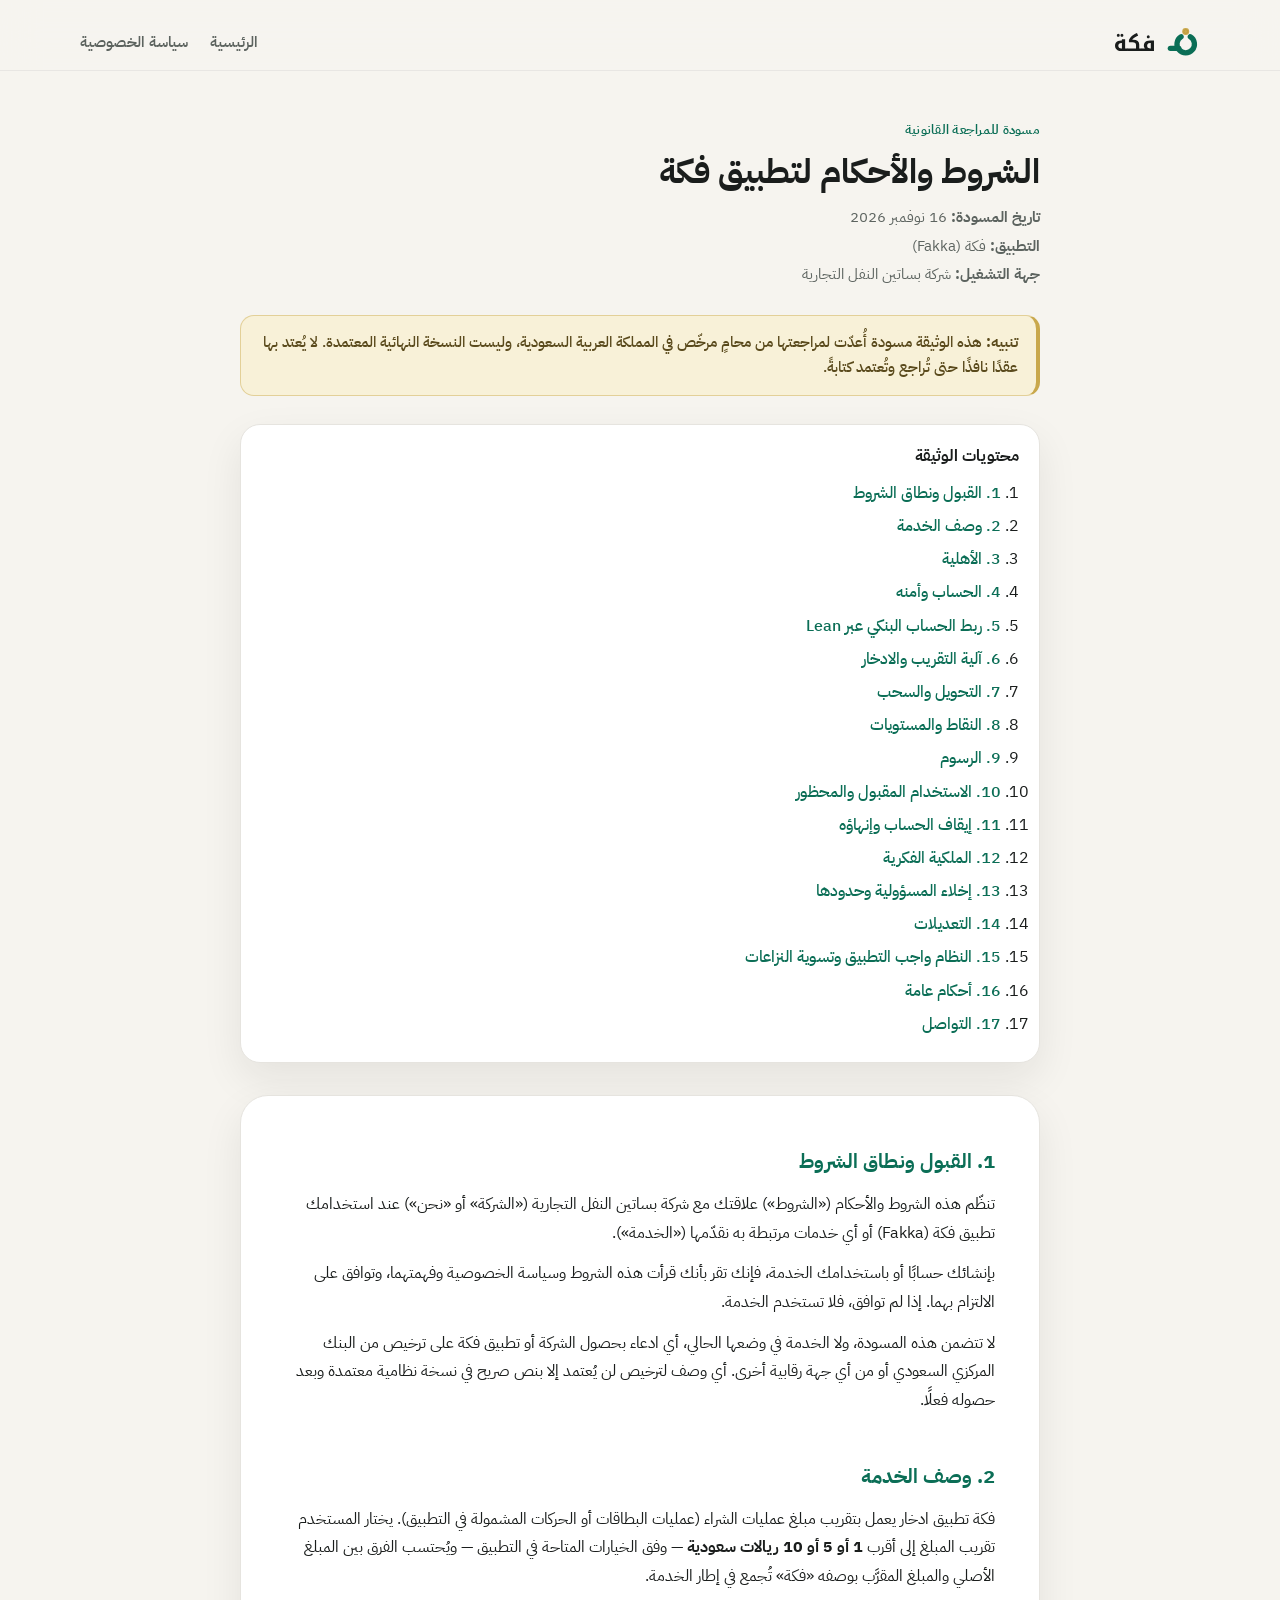
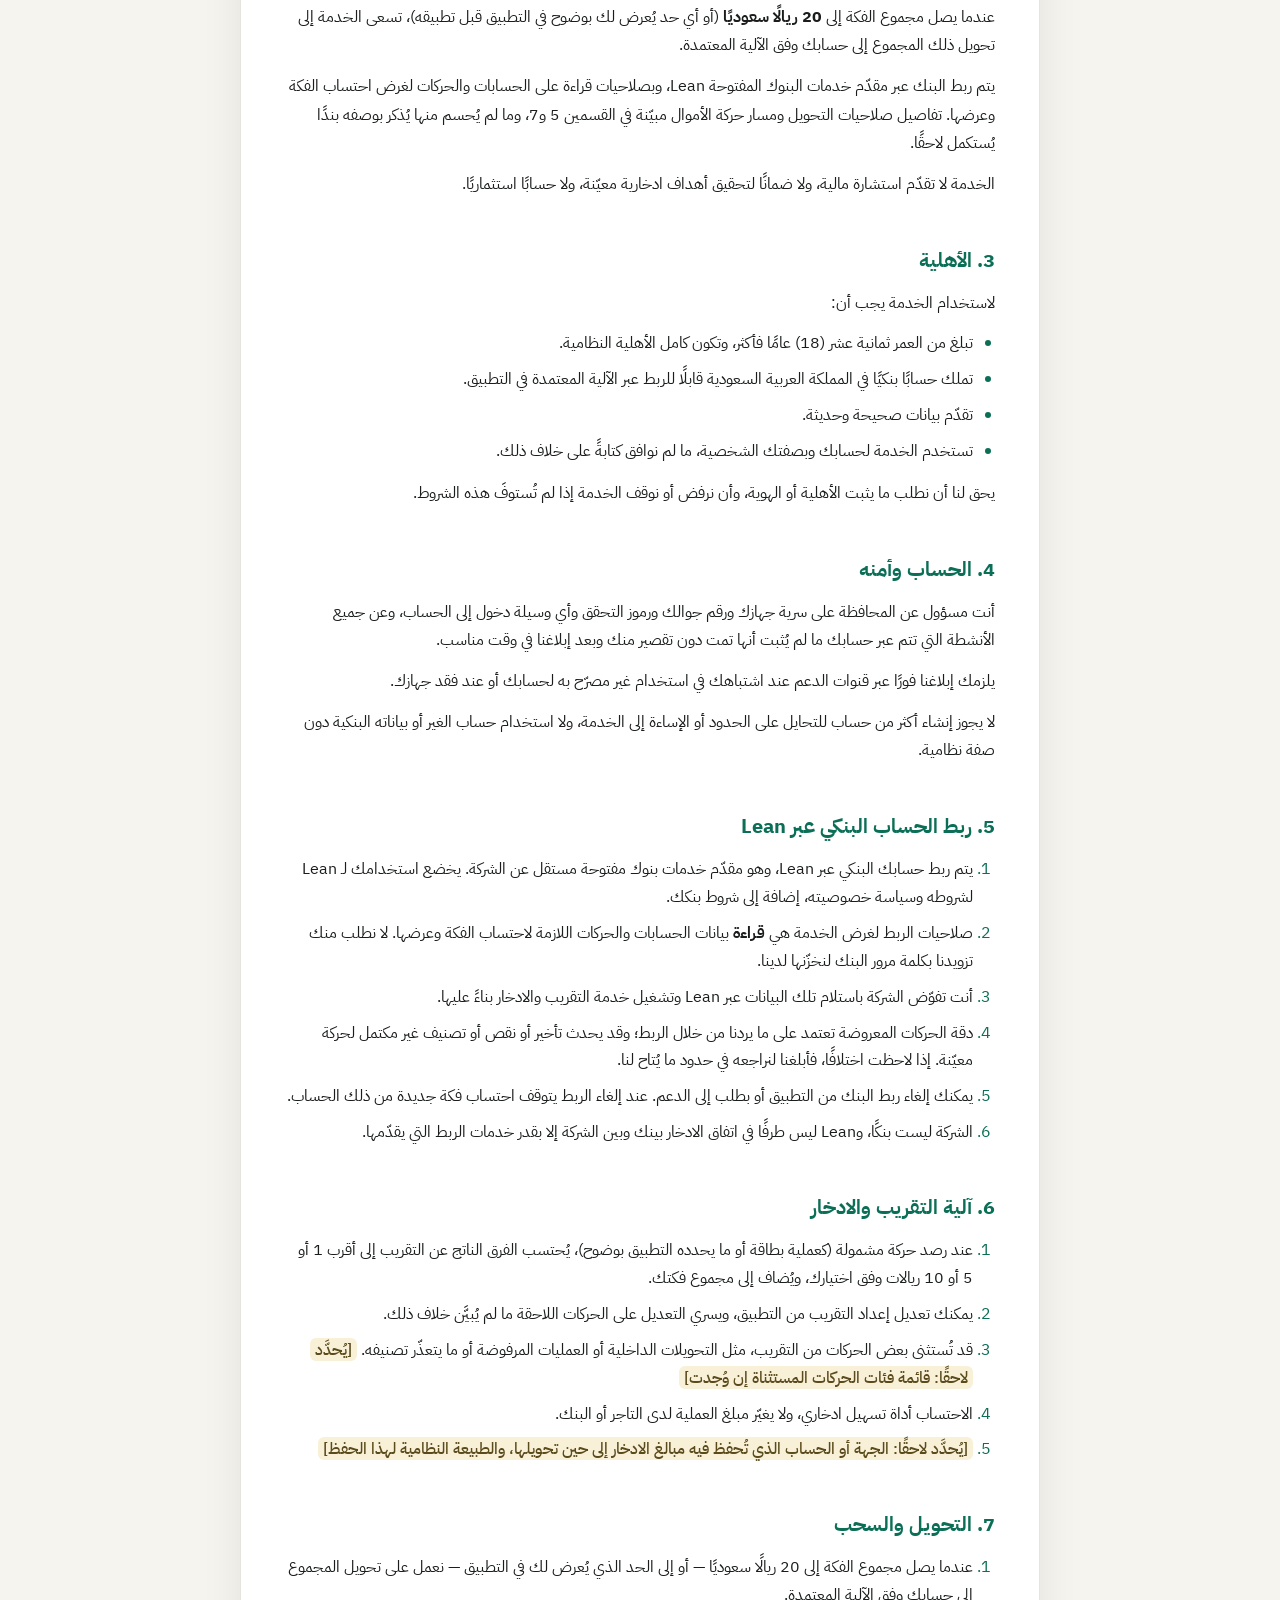
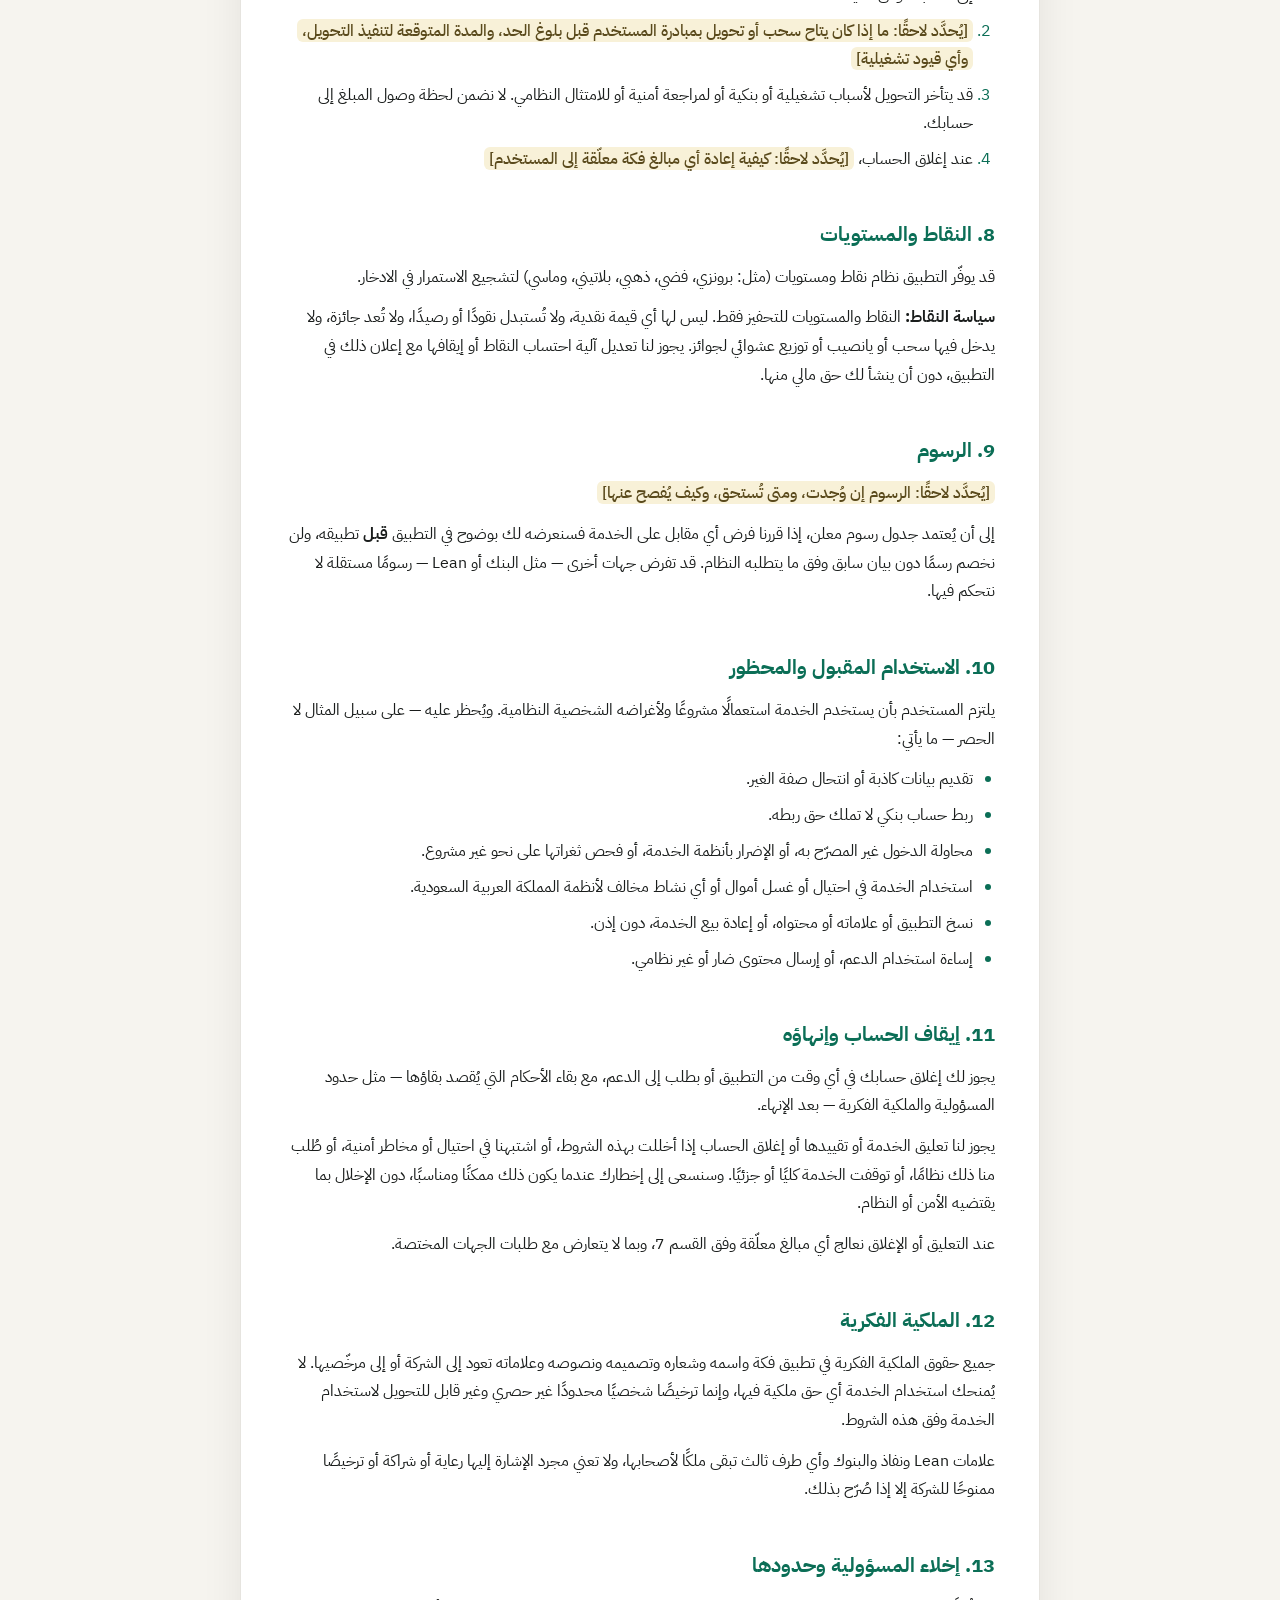
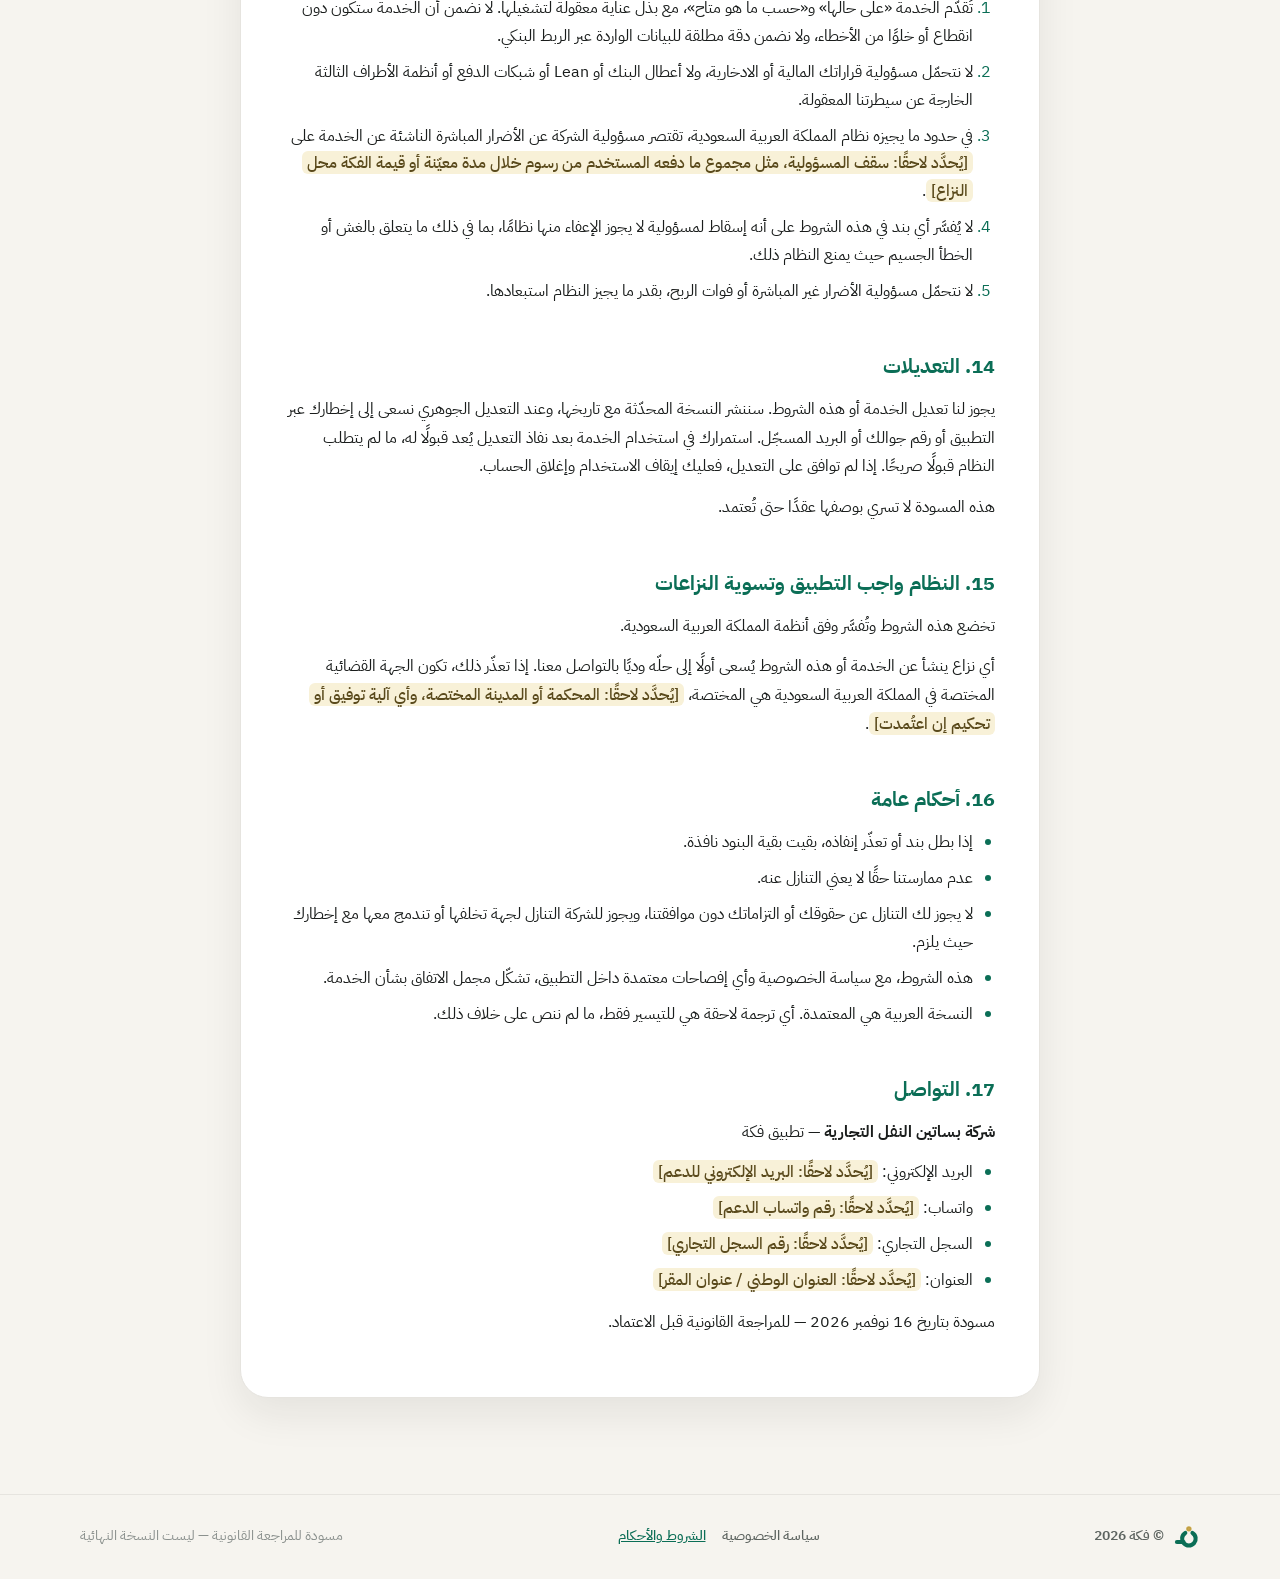
<file: terms.html>
<!DOCTYPE html>
<html lang="ar" dir="rtl">
<head>
  <meta charset="UTF-8" />
  <meta http-equiv="Cache-Control" content="no-cache, no-store, must-revalidate" />
  <meta name="viewport" content="width=device-width, initial-scale=1, viewport-fit=cover" />
  <meta name="theme-color" content="#F6F4EF" />
  <meta name="description" content="مسودة للمراجعة القانونية — الشروط والأحكام لتطبيق فكة" />
  <meta name="robots" content="noindex" />
  <meta name="apple-mobile-web-app-title" content="فكة" />
  <title>الشروط والأحكام لتطبيق فكة — فكة</title>
  <link rel="icon" type="image/png" href="icons/icon-192.png" />
  <link rel="apple-touch-icon" href="icons/apple-touch-icon.png" />
  <link rel="stylesheet" href="css/landing.css?v=20261116y" />
  <link rel="stylesheet" href="css/legal.css?v=20261116y" />
</head>
<body>
  <header class="site-header header-simple" id="top">
    <div class="wrap header-inner">
      <a class="brand" href="index.html" aria-label="فكة — الصفحة الرئيسية">
        <img class="mark" src="img/logo/mark.svg" width="36" height="36" alt="" />
        <img class="word" src="img/logo/wordmark.svg" height="22" alt="فكة" />
      </a>
      <nav class="nav-links" aria-label="روابط الوثيقة">
        <a href="index.html">الرئيسية</a>
        <a href="privacy.html">سياسة الخصوصية</a>
      </nav>
    </div>
  </header>

  <main class="legal-main">
    <article class="legal-doc">
      <p class="legal-kicker">مسودة للمراجعة القانونية</p>
      <h1>الشروط والأحكام لتطبيق فكة</h1>
      <div class="legal-meta"><p><strong>تاريخ المسودة:</strong> 16 نوفمبر 2026</p><p><strong>التطبيق:</strong> فكة (<span class="ltr">Fakka</span>)</p><p><strong>جهة التشغيل:</strong> شركة بساتين النفل التجارية</p></div>
      <aside class="draft-banner" role="note">
        <strong>تنبيه:</strong> هذه الوثيقة مسودة أُعدّت لمراجعتها من محامٍ مرخّص في المملكة العربية السعودية، وليست النسخة النهائية المعتمدة. لا يُعتد بها عقدًا نافذًا حتى تُراجع وتُعتمد كتابةً.
      </aside>
      <nav class="legal-toc" aria-label="محتويات الوثيقة"><h2>محتويات الوثيقة</h2><ol><li><a href="#s1">1. القبول ونطاق الشروط</a></li><li><a href="#s2">2. وصف الخدمة</a></li><li><a href="#s3">3. الأهلية</a></li><li><a href="#s4">4. الحساب وأمنه</a></li><li><a href="#s5">5. ربط الحساب البنكي عبر <span class="ltr">Lean</span></a></li><li><a href="#s6">6. آلية التقريب والادخار</a></li><li><a href="#s7">7. التحويل والسحب</a></li><li><a href="#s8">8. النقاط والمستويات</a></li><li><a href="#s9">9. الرسوم</a></li><li><a href="#s10">10. الاستخدام المقبول والمحظور</a></li><li><a href="#s11">11. إيقاف الحساب وإنهاؤه</a></li><li><a href="#s12">12. الملكية الفكرية</a></li><li><a href="#s13">13. إخلاء المسؤولية وحدودها</a></li><li><a href="#s14">14. التعديلات</a></li><li><a href="#s15">15. النظام واجب التطبيق وتسوية النزاعات</a></li><li><a href="#s16">16. أحكام عامة</a></li><li><a href="#s17">17. التواصل</a></li></ol></nav>
      <div class="legal-body">
        <h2 id="s1">1. القبول ونطاق الشروط</h2>
<p>تنظّم هذه الشروط والأحكام («الشروط») علاقتك مع شركة بساتين النفل التجارية («الشركة» أو «نحن») عند استخدامك تطبيق فكة (<span class="ltr">Fakka</span>) أو أي خدمات مرتبطة به نقدّمها («الخدمة»).</p>
<p>بإنشائك حسابًا أو باستخدامك الخدمة، فإنك تقر بأنك قرأت هذه الشروط وسياسة الخصوصية وفهمتهما، وتوافق على الالتزام بهما. إذا لم توافق، فلا تستخدم الخدمة.</p>
<p>لا تتضمن هذه المسودة، ولا الخدمة في وضعها الحالي، أي ادعاء بحصول الشركة أو تطبيق فكة على ترخيص من البنك المركزي السعودي أو من أي جهة رقابية أخرى. أي وصف لترخيص لن يُعتمد إلا بنص صريح في نسخة نظامية معتمدة وبعد حصوله فعلًا.</p>
<h2 id="s2">2. وصف الخدمة</h2>
<p>فكة تطبيق ادخار يعمل بتقريب مبلغ عمليات الشراء (عمليات البطاقات أو الحركات المشمولة في التطبيق). يختار المستخدم تقريب المبلغ إلى أقرب <strong>1 أو 5 أو 10 ريالات سعودية</strong> — وفق الخيارات المتاحة في التطبيق — ويُحتسب الفرق بين المبلغ الأصلي والمبلغ المقرَّب بوصفه «فكة» تُجمع في إطار الخدمة.</p>
<p>عندما يصل مجموع الفكة إلى <strong>20 ريالًا سعوديًا</strong> (أو أي حد يُعرض لك بوضوح في التطبيق قبل تطبيقه)، تسعى الخدمة إلى تحويل ذلك المجموع إلى حسابك وفق الآلية المعتمدة.</p>
<p>يتم ربط البنك عبر مقدّم خدمات البنوك المفتوحة <span class="ltr">Lean</span>، وبصلاحيات قراءة على الحسابات والحركات لغرض احتساب الفكة وعرضها. تفاصيل صلاحيات التحويل ومسار حركة الأموال مبيّنة في القسمين 5 و7، وما لم يُحسم منها يُذكر بوصفه بندًا يُستكمل لاحقًا.</p>
<p>الخدمة لا تقدّم استشارة مالية، ولا ضمانًا لتحقيق أهداف ادخارية معيّنة، ولا حسابًا استثماريًا.</p>
<h2 id="s3">3. الأهلية</h2>
<p>لاستخدام الخدمة يجب أن:</p>
<ul><li>تبلغ من العمر ثمانية عشر (18) عامًا فأكثر، وتكون كامل الأهلية النظامية.</li><li>تملك حسابًا بنكيًا في المملكة العربية السعودية قابلًا للربط عبر الآلية المعتمدة في التطبيق.</li><li>تقدّم بيانات صحيحة وحديثة.</li><li>تستخدم الخدمة لحسابك وبصفتك الشخصية، ما لم نوافق كتابةً على خلاف ذلك.</li></ul>
<p>يحق لنا أن نطلب ما يثبت الأهلية أو الهوية، وأن نرفض أو نوقف الخدمة إذا لم تُستوفَ هذه الشروط.</p>
<h2 id="s4">4. الحساب وأمنه</h2>
<p>أنت مسؤول عن المحافظة على سرية جهازك ورقم جوالك ورموز التحقق وأي وسيلة دخول إلى الحساب، وعن جميع الأنشطة التي تتم عبر حسابك ما لم يُثبت أنها تمت دون تقصير منك وبعد إبلاغنا في وقت مناسب.</p>
<p>يلزمك إبلاغنا فورًا عبر قنوات الدعم عند اشتباهك في استخدام غير مصرّح به لحسابك أو عند فقد جهازك.</p>
<p>لا يجوز إنشاء أكثر من حساب للتحايل على الحدود أو الإساءة إلى الخدمة، ولا استخدام حساب الغير أو بياناته البنكية دون صفة نظامية.</p>
<h2 id="s5">5. ربط الحساب البنكي عبر <span class="ltr">Lean</span></h2>
<ol><li>يتم ربط حسابك البنكي عبر <span class="ltr">Lean</span>، وهو مقدّم خدمات بنوك مفتوحة مستقل عن الشركة. يخضع استخدامك لـ <span class="ltr">Lean</span> لشروطه وسياسة خصوصيته، إضافة إلى شروط بنكك.</li><li>صلاحيات الربط لغرض الخدمة هي <strong>قراءة</strong> بيانات الحسابات والحركات اللازمة لاحتساب الفكة وعرضها. لا نطلب منك تزويدنا بكلمة مرور البنك لنخزّنها لدينا.</li><li>أنت تفوّض الشركة باستلام تلك البيانات عبر <span class="ltr">Lean</span> وتشغيل خدمة التقريب والادخار بناءً عليها.</li><li>دقة الحركات المعروضة تعتمد على ما يردنا من خلال الربط؛ وقد يحدث تأخير أو نقص أو تصنيف غير مكتمل لحركة معيّنة. إذا لاحظت اختلافًا، فأبلغنا لنراجعه في حدود ما يُتاح لنا.</li><li>يمكنك إلغاء ربط البنك من التطبيق أو بطلب إلى الدعم. عند إلغاء الربط يتوقف احتساب فكة جديدة من ذلك الحساب.</li><li>الشركة ليست بنكًا، وLean ليس طرفًا في اتفاق الادخار بينك وبين الشركة إلا بقدر خدمات الربط التي يقدّمها.</li></ol>
<h2 id="s6">6. آلية التقريب والادخار</h2>
<ol><li>عند رصد حركة مشمولة (كعملية بطاقة أو ما يحدده التطبيق بوضوح)، يُحتسب الفرق الناتج عن التقريب إلى أقرب 1 أو 5 أو 10 ريالات وفق اختيارك، ويُضاف إلى مجموع فكتك.</li><li>يمكنك تعديل إعداد التقريب من التطبيق، ويسري التعديل على الحركات اللاحقة ما لم يُبيَّن خلاف ذلك.</li><li>قد تُستثنى بعض الحركات من التقريب، مثل التحويلات الداخلية أو العمليات المرفوضة أو ما يتعذّر تصنيفه. <mark class="ph">[يُحدَّد لاحقًا: قائمة فئات الحركات المستثناة إن وُجدت]</mark></li><li>الاحتساب أداة تسهيل ادخاري، ولا يغيّر مبلغ العملية لدى التاجر أو البنك.</li><li><mark class="ph">[يُحدَّد لاحقًا: الجهة أو الحساب الذي تُحفظ فيه مبالغ الادخار إلى حين تحويلها، والطبيعة النظامية لهذا الحفظ]</mark></li></ol>
<h2 id="s7">7. التحويل والسحب</h2>
<ol><li>عندما يصل مجموع الفكة إلى 20 ريالًا سعوديًا — أو إلى الحد الذي يُعرض لك في التطبيق — نعمل على تحويل المجموع إلى حسابك وفق الآلية المعتمدة.</li><li><mark class="ph">[يُحدَّد لاحقًا: ما إذا كان يتاح سحب أو تحويل بمبادرة المستخدم قبل بلوغ الحد، والمدة المتوقعة لتنفيذ التحويل، وأي قيود تشغيلية]</mark></li><li>قد يتأخر التحويل لأسباب تشغيلية أو بنكية أو لمراجعة أمنية أو للامتثال النظامي. لا نضمن لحظة وصول المبلغ إلى حسابك.</li><li>عند إغلاق الحساب، <mark class="ph">[يُحدَّد لاحقًا: كيفية إعادة أي مبالغ فكة معلّقة إلى المستخدم]</mark></li></ol>
<h2 id="s8">8. النقاط والمستويات</h2>
<p>قد يوفّر التطبيق نظام نقاط ومستويات (مثل: برونزي، فضي، ذهبي، بلاتيني، وماسي) لتشجيع الاستمرار في الادخار.</p>
<p><strong>سياسة النقاط:</strong> النقاط والمستويات للتحفيز فقط. ليس لها أي قيمة نقدية، ولا تُستبدل نقودًا أو رصيدًا، ولا تُعد جائزة، ولا يدخل فيها سحب أو يانصيب أو توزيع عشوائي لجوائز. يجوز لنا تعديل آلية احتساب النقاط أو إيقافها مع إعلان ذلك في التطبيق، دون أن ينشأ لك حق مالي منها.</p>
<h2 id="s9">9. الرسوم</h2>
<p><mark class="ph">[يُحدَّد لاحقًا: الرسوم إن وُجدت، ومتى تُستحق، وكيف يُفصح عنها]</mark></p>
<p>إلى أن يُعتمد جدول رسوم معلن، إذا قررنا فرض أي مقابل على الخدمة فسنعرضه لك بوضوح في التطبيق <strong>قبل</strong> تطبيقه، ولن نخصم رسمًا دون بيان سابق وفق ما يتطلبه النظام. قد تفرض جهات أخرى — مثل البنك أو <span class="ltr">Lean</span> — رسومًا مستقلة لا نتحكم فيها.</p>
<h2 id="s10">10. الاستخدام المقبول والمحظور</h2>
<p>يلتزم المستخدم بأن يستخدم الخدمة استعمالًا مشروعًا ولأغراضه الشخصية النظامية. ويُحظر عليه — على سبيل المثال لا الحصر — ما يأتي:</p>
<ul><li>تقديم بيانات كاذبة أو انتحال صفة الغير.</li><li>ربط حساب بنكي لا تملك حق ربطه.</li><li>محاولة الدخول غير المصرّح به، أو الإضرار بأنظمة الخدمة، أو فحص ثغراتها على نحو غير مشروع.</li><li>استخدام الخدمة في احتيال أو غسل أموال أو أي نشاط مخالف لأنظمة المملكة العربية السعودية.</li><li>نسخ التطبيق أو علاماته أو محتواه، أو إعادة بيع الخدمة، دون إذن.</li><li>إساءة استخدام الدعم، أو إرسال محتوى ضار أو غير نظامي.</li></ul>
<h2 id="s11">11. إيقاف الحساب وإنهاؤه</h2>
<p>يجوز لك إغلاق حسابك في أي وقت من التطبيق أو بطلب إلى الدعم، مع بقاء الأحكام التي يُقصد بقاؤها — مثل حدود المسؤولية والملكية الفكرية — بعد الإنهاء.</p>
<p>يجوز لنا تعليق الخدمة أو تقييدها أو إغلاق الحساب إذا أخللت بهذه الشروط، أو اشتبهنا في احتيال أو مخاطر أمنية، أو طُلب منا ذلك نظامًا، أو توقفت الخدمة كليًا أو جزئيًا. وسنسعى إلى إخطارك عندما يكون ذلك ممكنًا ومناسبًا، دون الإخلال بما يقتضيه الأمن أو النظام.</p>
<p>عند التعليق أو الإغلاق نعالج أي مبالغ معلّقة وفق القسم 7، وبما لا يتعارض مع طلبات الجهات المختصة.</p>
<h2 id="s12">12. الملكية الفكرية</h2>
<p>جميع حقوق الملكية الفكرية في تطبيق فكة واسمه وشعاره وتصميمه ونصوصه وعلاماته تعود إلى الشركة أو إلى مرخّصيها. لا يُمنحك استخدام الخدمة أي حق ملكية فيها، وإنما ترخيصًا شخصيًا محدودًا غير حصري وغير قابل للتحويل لاستخدام الخدمة وفق هذه الشروط.</p>
<p>علامات <span class="ltr">Lean</span> ونفاذ والبنوك وأي طرف ثالث تبقى ملكًا لأصحابها، ولا تعني مجرد الإشارة إليها رعاية أو شراكة أو ترخيصًا ممنوحًا للشركة إلا إذا صُرّح بذلك.</p>
<h2 id="s13">13. إخلاء المسؤولية وحدودها</h2>
<ol><li>تُقدَّم الخدمة «على حالها» و«حسب ما هو متاح»، مع بذل عناية معقولة لتشغيلها. لا نضمن أن الخدمة ستكون دون انقطاع أو خلوًا من الأخطاء، ولا نضمن دقة مطلقة للبيانات الواردة عبر الربط البنكي.</li><li>لا نتحمّل مسؤولية قراراتك المالية أو الادخارية، ولا أعطال البنك أو <span class="ltr">Lean</span> أو شبكات الدفع أو أنظمة الأطراف الثالثة الخارجة عن سيطرتنا المعقولة.</li><li>في حدود ما يجيزه نظام المملكة العربية السعودية، تقتصر مسؤولية الشركة عن الأضرار المباشرة الناشئة عن الخدمة على <mark class="ph">[يُحدَّد لاحقًا: سقف المسؤولية، مثل مجموع ما دفعه المستخدم من رسوم خلال مدة معيّنة أو قيمة الفكة محل النزاع]</mark>.</li><li>لا يُفسَّر أي بند في هذه الشروط على أنه إسقاط لمسؤولية لا يجوز الإعفاء منها نظامًا، بما في ذلك ما يتعلق بالغش أو الخطأ الجسيم حيث يمنع النظام ذلك.</li><li>لا نتحمّل مسؤولية الأضرار غير المباشرة أو فوات الربح، بقدر ما يجيز النظام استبعادها.</li></ol>
<h2 id="s14">14. التعديلات</h2>
<p>يجوز لنا تعديل الخدمة أو هذه الشروط. سننشر النسخة المحدّثة مع تاريخها، وعند التعديل الجوهري نسعى إلى إخطارك عبر التطبيق أو رقم جوالك أو البريد المسجّل. استمرارك في استخدام الخدمة بعد نفاذ التعديل يُعد قبولًا له، ما لم يتطلب النظام قبولًا صريحًا. إذا لم توافق على التعديل، فعليك إيقاف الاستخدام وإغلاق الحساب.</p>
<p>هذه المسودة لا تسري بوصفها عقدًا حتى تُعتمد.</p>
<h2 id="s15">15. النظام واجب التطبيق وتسوية النزاعات</h2>
<p>تخضع هذه الشروط وتُفسَّر وفق أنظمة المملكة العربية السعودية.</p>
<p>أي نزاع ينشأ عن الخدمة أو هذه الشروط يُسعى أولًا إلى حلّه وديًا بالتواصل معنا. إذا تعذّر ذلك، تكون الجهة القضائية المختصة في المملكة العربية السعودية هي المختصة، <mark class="ph">[يُحدَّد لاحقًا: المحكمة أو المدينة المختصة، وأي آلية توفيق أو تحكيم إن اعتُمدت]</mark>.</p>
<h2 id="s16">16. أحكام عامة</h2>
<ul><li>إذا بطل بند أو تعذّر إنفاذه، بقيت بقية البنود نافذة.</li><li>عدم ممارستنا حقًا لا يعني التنازل عنه.</li><li>لا يجوز لك التنازل عن حقوقك أو التزاماتك دون موافقتنا، ويجوز للشركة التنازل لجهة تخلفها أو تندمج معها مع إخطارك حيث يلزم.</li><li>هذه الشروط، مع سياسة الخصوصية وأي إفصاحات معتمدة داخل التطبيق، تشكّل مجمل الاتفاق بشأن الخدمة.</li><li>النسخة العربية هي المعتمدة. أي ترجمة لاحقة هي للتيسير فقط، ما لم ننص على خلاف ذلك.</li></ul>
<h2 id="s17">17. التواصل</h2>
<p><strong>شركة بساتين النفل التجارية</strong> — تطبيق فكة</p>
<ul><li>البريد الإلكتروني: <mark class="ph">[يُحدَّد لاحقًا: البريد الإلكتروني للدعم]</mark></li><li>واتساب: <mark class="ph">[يُحدَّد لاحقًا: رقم واتساب الدعم]</mark></li><li>السجل التجاري: <mark class="ph">[يُحدَّد لاحقًا: رقم السجل التجاري]</mark></li><li>العنوان: <mark class="ph">[يُحدَّد لاحقًا: العنوان الوطني / عنوان المقر]</mark></li></ul>
<p class="legal-endnote">مسودة بتاريخ 16 نوفمبر 2026 — للمراجعة القانونية قبل الاعتماد.</p>
      </div>
    </article>
  </main>

  <footer class="site-footer">
    <div class="wrap footer-inner">
      <div class="footer-brand">
        <img src="img/logo/mark.svg" width="28" height="28" alt="" />
        <span>© فكة 2026</span>
      </div>
      <nav class="footer-links" aria-label="الصفحات النظامية">
        <a href="privacy.html">سياسة الخصوصية</a>
        <a href="terms.html" aria-current="page">الشروط والأحكام</a>
      </nav>
      <div>مسودة للمراجعة القانونية — ليست النسخة النهائية</div>
    </div>
  </footer>
</body>
</html>
</file>
<file: css/landing.css>
@font-face {
  font-family: "IBM Plex Sans Arabic";
  font-style: normal;
  font-weight: 400;
  font-display: swap;
  src: url("../fonts/regular-ar.woff2") format("woff2");
  unicode-range: U+0600-06FF, U+0750-077F, U+0870-0891, U+0897-08E1, U+08E3-08FF, U+200C-200E, U+2010-2011, U+204F, U+2E41, U+FB50-FDFF, U+FE70-FE74, U+FE76-FEFC;
}
@font-face {
  font-family: "IBM Plex Sans Arabic";
  font-style: normal;
  font-weight: 400;
  font-display: swap;
  src: url("../fonts/regular-lat.woff2") format("woff2");
  unicode-range: U+0000-00FF, U+0131, U+0152-0153, U+02BB-02BC, U+02C6, U+02DA, U+02DC, U+0304, U+0308, U+0329, U+2000-206F, U+20AC, U+2122, U+2191, U+2193, U+2212, U+2215, U+FEFF, U+FFFD;
}
@font-face {
  font-family: "IBM Plex Sans Arabic";
  font-style: normal;
  font-weight: 500;
  font-display: swap;
  src: url("../fonts/medium-ar.woff2") format("woff2");
  unicode-range: U+0600-06FF, U+0750-077F, U+0870-0891, U+0897-08E1, U+08E3-08FF, U+200C-200E, U+2010-2011, U+204F, U+2E41, U+FB50-FDFF, U+FE70-FE74, U+FE76-FEFC;
}
@font-face {
  font-family: "IBM Plex Sans Arabic";
  font-style: normal;
  font-weight: 500;
  font-display: swap;
  src: url("../fonts/medium-lat.woff2") format("woff2");
  unicode-range: U+0000-00FF, U+0131, U+0152-0153, U+02BB-02BC, U+02C6, U+02DA, U+02DC, U+0304, U+0308, U+0329, U+2000-206F, U+20AC, U+2122, U+2191, U+2193, U+2212, U+2215, U+FEFF, U+FFFD;
}
@font-face {
  font-family: "IBM Plex Sans Arabic";
  font-style: normal;
  font-weight: 600;
  font-display: swap;
  src: url("../fonts/semibold-ar.woff2") format("woff2");
  unicode-range: U+0600-06FF, U+0750-077F, U+0870-0891, U+0897-08E1, U+08E3-08FF, U+200C-200E, U+2010-2011, U+204F, U+2E41, U+FB50-FDFF, U+FE70-FE74, U+FE76-FEFC;
}
@font-face {
  font-family: "IBM Plex Sans Arabic";
  font-style: normal;
  font-weight: 600;
  font-display: swap;
  src: url("../fonts/semibold-lat.woff2") format("woff2");
  unicode-range: U+0000-00FF, U+0131, U+0152-0153, U+02BB-02BC, U+02C6, U+02DA, U+02DC, U+0304, U+0308, U+0329, U+2000-206F, U+20AC, U+2122, U+2191, U+2193, U+2212, U+2215, U+FEFF, U+FFFD;
}
@font-face {
  font-family: "IBM Plex Sans Arabic";
  font-style: normal;
  font-weight: 700;
  font-display: swap;
  src: url("../fonts/bold-ar.woff2") format("woff2");
  unicode-range: U+0600-06FF, U+0750-077F, U+0870-0891, U+0897-08E1, U+08E3-08FF, U+200C-200E, U+2010-2011, U+204F, U+2E41, U+FB50-FDFF, U+FE70-FE74, U+FE76-FEFC;
}
@font-face {
  font-family: "IBM Plex Sans Arabic";
  font-style: normal;
  font-weight: 700;
  font-display: swap;
  src: url("../fonts/bold-lat.woff2") format("woff2");
  unicode-range: U+0000-00FF, U+0131, U+0152-0153, U+02BB-02BC, U+02C6, U+02DA, U+02DC, U+0304, U+0308, U+0329, U+2000-206F, U+20AC, U+2122, U+2191, U+2193, U+2212, U+2215, U+FEFF, U+FFFD;
}

:root {
  --fk-primary: #0B6E56;
  --fk-primary-hover: #085546;
  --fk-primary-soft: #E7F4F0;
  --fk-gold: #C9A84C;
  --fk-gold-soft: #F8F1D8;
  --fk-canvas: #F6F4EF;
  --fk-surface: #FFFFFF;
  --fk-ink: #1A1D1C;
  --fk-ink-secondary: #5C635F;
  --fk-ink-tertiary: #8B918E;
  --fk-line: #E6E4DF;
  --fk-line-strong: #D0CBC0;
  --fk-radius-md: 14px;
  --fk-radius-lg: 20px;
  --fk-radius-xl: 28px;
  --fk-shadow: 0 16px 40px rgba(26, 29, 28, 0.08);
  --fk-shadow-lg: 0 28px 60px rgba(26, 29, 28, 0.14);
  --pad: 20px;
  --max: 1120px;
  --safe-top: max(env(safe-area-inset-top, 0px), 16px);
}

*, *::before, *::after { box-sizing: border-box; }
html {
  margin: 0;
  padding: 0;
  overflow-x: hidden;
  overflow-y: auto;
  -webkit-overflow-scrolling: touch;
  background: var(--fk-canvas);
}
body {
  margin: 0;
  padding: 0;
  min-height: 100vh;
  min-height: 100svh;
  overflow-x: hidden;
  color: var(--fk-ink);
  font-family: "IBM Plex Sans Arabic", "Segoe UI", Tahoma, sans-serif;
  font-weight: 400;
  line-height: 1.7;
  background: var(--fk-canvas);
  -webkit-font-smoothing: antialiased;
}
img { max-width: 100%; height: auto; display: block; }
a { color: var(--fk-primary); }
button, a { -webkit-tap-highlight-color: transparent; }
.ltr { direction: ltr; unicode-bidi: isolate; }

.wrap {
  width: min(var(--max), calc(100% - 2 * var(--pad)));
  margin-inline: auto;
}

/* Header — sticky, not a locked document */
.site-header {
  position: sticky;
  top: 0;
  z-index: 30;
  padding-top: calc(var(--safe-top) + 8px);
  padding-bottom: 10px;
  background: rgba(246, 244, 239, 0.88);
  -webkit-backdrop-filter: blur(18px);
  backdrop-filter: blur(18px);
  border-bottom: 1px solid rgba(26, 29, 28, 0.06);
}
.header-inner {
  display: flex;
  align-items: center;
  justify-content: space-between;
  gap: 16px;
}
.brand {
  display: flex;
  align-items: center;
  gap: 8px;
  text-decoration: none;
  color: inherit;
  flex-shrink: 0;
}
.brand img.mark { width: 36px; height: 36px; }
.brand img.word { height: 22px; width: auto; }
.nav-links {
  display: none;
  align-items: center;
  gap: 22px;
}
.nav-links a {
  text-decoration: none;
  color: var(--fk-ink-secondary);
  font-size: 14.5px;
  font-weight: 600;
}
.nav-links a:hover { color: var(--fk-primary); }
.header-cta {
  display: inline-flex;
  align-items: center;
  height: 40px;
  padding: 0 16px;
  border-radius: 999px;
  background: var(--fk-primary);
  color: #fff !important;
  text-decoration: none;
  font-size: 13.5px;
  font-weight: 600;
}
.header-cta:hover { background: var(--fk-primary-hover); }
.nav-toggle {
  display: inline-flex;
  align-items: center;
  justify-content: center;
  width: 40px;
  height: 40px;
  border: 1px solid var(--fk-line);
  border-radius: 12px;
  background: var(--fk-surface);
  color: var(--fk-ink);
  cursor: pointer;
}
.nav-panel {
  display: none;
  flex-direction: column;
  gap: 4px;
  padding: 8px var(--pad) 12px;
}
.nav-panel a {
  display: block;
  padding: 10px 4px;
  text-decoration: none;
  color: var(--fk-ink);
  font-weight: 600;
}
.site-header.open .nav-panel { display: flex; }

/* Hero */
.hero {
  position: relative;
  padding: 28px 0 56px;
  overflow: hidden;
}
.hero-bg {
  pointer-events: none;
  position: absolute;
  inset: 0;
  background-image:
    radial-gradient(ellipse at 70% 0%, rgba(11, 110, 86, 0.10), transparent 58%),
    radial-gradient(ellipse at 0% 80%, rgba(201, 168, 76, 0.12), transparent 50%),
    url("data:image/svg+xml;utf8,<svg xmlns='http://www.w3.org/2000/svg' width='96' height='96' viewBox='0 0 96 96'><path d='M48 10 L52 28 L48 36 L44 28 Z M48 86 L52 68 L48 60 L44 68 Z M10 48 L28 44 L36 48 L28 52 Z M86 48 L68 44 L60 48 L68 52 Z' fill='%230B6E56' fill-opacity='0.06'/></svg>");
  background-size: auto, auto, 96px 96px;
}
.hero-grid {
  position: relative;
  display: grid;
  gap: 36px;
  align-items: center;
}
.hero-logo { width: 88px; height: 88px; margin-bottom: 18px; }
.hero h1 {
  margin: 0;
  font-size: clamp(32px, 7.2vw, 58px);
  font-weight: 700;
  line-height: 1.22;
  letter-spacing: -0.03em;
}
.lede {
  margin: 14px 0 0;
  max-width: 36em;
  font-size: clamp(16px, 2.2vw, 18px);
  line-height: 1.8;
  color: var(--fk-ink-secondary);
}
.cta-row {
  display: flex;
  flex-wrap: wrap;
  gap: 10px;
  margin-top: 28px;
  align-items: center;
}
.btn {
  display: inline-flex;
  align-items: center;
  justify-content: center;
  gap: 8px;
  min-height: 52px;
  padding: 0 20px;
  border-radius: var(--fk-radius-md);
  font-family: inherit;
  font-size: 16px;
  font-weight: 600;
  text-decoration: none;
  border: 1.5px solid transparent;
}
.btn-primary { background: var(--fk-primary); color: #fff; }
.btn-primary:hover { background: var(--fk-primary-hover); }
.btn-store {
  background: var(--fk-surface);
  color: var(--fk-ink);
  border-color: var(--fk-line-strong);
  cursor: default;
  flex-direction: column;
  gap: 0;
  min-height: 52px;
  padding: 7px 16px;
  line-height: 1.25;
  text-align: center;
}
.btn-store .store-name { font-size: 14.5px; font-weight: 700; }
.btn-store .soon {
  font-size: 11px;
  font-weight: 600;
  color: #8A6A1E;
}
.stores { display: flex; flex-wrap: wrap; gap: 8px; }

.phone-frame {
  width: min(260px, 70vw);
  margin: 0 auto;
  background: #1A1D1C;
  border-radius: 36px;
  padding: 10px;
  box-shadow: var(--fk-shadow-lg);
}
.phone-frame img {
  width: 100%;
  border-radius: 26px;
  display: block;
}

/* Sections */
.section { padding: 64px 0; }
.section.alt { background: #fff; }
.section-kicker {
  font-size: 12.5px;
  font-weight: 700;
  letter-spacing: 0.04em;
  color: var(--fk-primary);
  margin-bottom: 8px;
}
.section h2 {
  margin: 0 0 12px;
  font-size: clamp(26px, 4vw, 36px);
  font-weight: 700;
  letter-spacing: -0.03em;
  line-height: 1.3;
}
.section-lead {
  margin: 0 0 32px;
  max-width: 36em;
  color: var(--fk-ink-secondary);
  font-size: 16.5px;
}

.steps {
  display: grid;
  gap: 16px;
}
.step {
  background: var(--fk-surface);
  border: 1px solid var(--fk-line);
  border-radius: var(--fk-radius-lg);
  padding: 22px 20px;
  box-shadow: 0 8px 24px rgba(26, 29, 28, 0.04);
}
.step-n {
  width: 36px;
  height: 36px;
  border-radius: 50%;
  background: var(--fk-primary-soft);
  color: var(--fk-primary);
  font-weight: 700;
  display: flex;
  align-items: center;
  justify-content: center;
  margin-bottom: 12px;
}
.step h3 { margin: 0 0 8px; font-size: 18px; font-weight: 700; }
.step p { margin: 0; color: var(--fk-ink-secondary); font-size: 15px; line-height: 1.7; }

/* Example receipt */
.example {
  display: grid;
  gap: 28px;
  align-items: center;
}
.receipt {
  background: var(--fk-surface);
  border-radius: var(--fk-radius-xl);
  box-shadow: var(--fk-shadow);
  border: 1px solid var(--fk-line);
  padding: 24px 22px 20px;
  max-width: 420px;
}
.receipt-head {
  display: flex;
  align-items: center;
  justify-content: space-between;
  margin-bottom: 18px;
  font-weight: 700;
  font-size: 16px;
}
.receipt-head span { color: var(--fk-ink-secondary); font-weight: 500; font-size: 13px; }
.receipt-row {
  display: flex;
  align-items: center;
  justify-content: space-between;
  padding: 10px 0;
  font-size: 15.5px;
  color: var(--fk-ink-secondary);
  border-top: 1px solid var(--fk-line);
}
.receipt-row .amt { font-weight: 600; color: var(--fk-ink); font-variant-numeric: tabular-nums; }
.receipt-row.save {
  color: var(--fk-primary);
  font-weight: 700;
  font-size: 18px;
  border-top: 1.5px solid var(--fk-line);
  padding-top: 14px;
  margin-top: 4px;
}
.receipt-row.save .amt { color: var(--fk-primary); font-size: 22px; }
.arrow-note {
  display: flex;
  align-items: center;
  justify-content: center;
  gap: 8px;
  color: var(--fk-gold);
  font-weight: 700;
  font-size: 13px;
  padding: 4px 0 2px;
}

/* Features */
.features {
  display: grid;
  gap: 16px;
}
.feature {
  background: var(--fk-surface);
  border: 1px solid var(--fk-line);
  border-radius: var(--fk-radius-lg);
  padding: 22px 20px 20px;
}
.feature h3 { margin: 0 0 8px; font-size: 18px; font-weight: 700; }
.feature p { margin: 0; color: var(--fk-ink-secondary); font-size: 15px; }
.levels {
  display: flex;
  flex-wrap: wrap;
  gap: 8px;
  margin-top: 14px;
}
.level {
  display: inline-flex;
  align-items: center;
  gap: 6px;
  height: 30px;
  padding: 0 10px 0 8px;
  border-radius: 999px;
  background: var(--fk-canvas);
  border: 1px solid var(--fk-line);
  font-size: 12.5px;
  font-weight: 600;
}
.dot { width: 12px; height: 12px; border-radius: 50%; flex-shrink: 0; }
.dot.l1 { background: #A0784A; }
.dot.l2 { background: #D8D4CE; box-shadow: inset 0 0 0 1px #C0BBB4; }
.dot.l3 { background: #C9A84C; }
.dot.l4 { background: #E6E9ED; box-shadow: inset 0 0 0 1px #C5CCD3; }
.dot.l5 {
  background: linear-gradient(160deg, #F7FBFC, #D5E4EA);
  box-shadow: inset 0 0 0 1px #C9A84C;
}
.legal-note {
  margin-top: 18px;
  font-size: 13px;
  color: var(--fk-ink-tertiary);
  line-height: 1.65;
}

/* Showcase */
.showcase-track {
  display: flex;
  gap: 20px;
  overflow-x: auto;
  overflow-y: hidden;
  scroll-snap-type: x mandatory;
  padding: 8px 0 24px;
  margin-inline: calc(-1 * var(--pad));
  padding-inline: var(--pad);
  -webkit-overflow-scrolling: touch;
}
.shot {
  flex: 0 0 220px;
  scroll-snap-align: start;
  text-align: center;
}
.shot figcaption {
  margin-top: 12px;
  font-size: 13.5px;
  font-weight: 600;
  color: var(--fk-ink-secondary);
}
.shot .phone-frame { width: 100%; margin: 0; }

/* Trust */
.trust {
  display: grid;
  gap: 16px;
}
.trust-item {
  display: flex;
  gap: 14px;
  align-items: flex-start;
  background: var(--fk-surface);
  border: 1px solid var(--fk-line);
  border-radius: var(--fk-radius-lg);
  padding: 18px 18px;
}
.trust-ico {
  flex-shrink: 0;
  width: 40px;
  height: 40px;
  border-radius: 12px;
  background: var(--fk-primary-soft);
  color: var(--fk-primary);
  display: flex;
  align-items: center;
  justify-content: center;
}
.trust-item h3 { margin: 0 0 4px; font-size: 16px; font-weight: 700; }
.trust-item p { margin: 0; font-size: 14.5px; color: var(--fk-ink-secondary); }

/* FAQ */
.faq { display: grid; gap: 10px; }
.faq details {
  background: var(--fk-surface);
  border: 1px solid var(--fk-line);
  border-radius: var(--fk-radius-lg);
  padding: 4px 4px;
}
.faq summary {
  cursor: pointer;
  list-style: none;
  padding: 14px 18px;
  font-weight: 700;
  font-size: 16px;
}
.faq summary::-webkit-details-marker { display: none; }
.faq summary::after {
  content: "+";
  float: left;
  color: var(--fk-primary);
  font-weight: 500;
  font-size: 20px;
  line-height: 1;
}
.faq details[open] summary::after { content: "–"; }
.faq .ans {
  padding: 0 18px 16px;
  color: var(--fk-ink-secondary);
  font-size: 15px;
  line-height: 1.75;
}

/* Footer */
.site-footer {
  padding: 28px 0 calc(28px + env(safe-area-inset-bottom, 0px));
  border-top: 1px solid var(--fk-line);
  color: var(--fk-ink-tertiary);
  font-size: 13.5px;
}
.footer-inner {
  display: flex;
  flex-wrap: wrap;
  gap: 10px 20px;
  align-items: center;
  justify-content: space-between;
}
.footer-brand { display: flex; align-items: center; gap: 8px; color: var(--fk-ink-secondary); font-weight: 600; }
.footer-brand img { width: 28px; height: 28px; }
.footer-links {
  display: flex;
  flex-wrap: wrap;
  gap: 8px 16px;
  align-items: center;
}
.footer-links a {
  color: var(--fk-ink-secondary);
  text-decoration: none;
  font-weight: 500;
}
.footer-links a:hover,
.footer-links a[aria-current="page"] {
  color: var(--fk-primary);
  text-decoration: underline;
}


@media (min-width: 800px) {
  :root { --pad: 32px; }
  .nav-toggle, .nav-panel { display: none !important; }
  .nav-links { display: flex; }
  .hero { padding: 48px 0 80px; }
  .hero-grid { grid-template-columns: 1.15fr 0.85fr; gap: 48px; }
  .phone-frame { width: 280px; margin: 0 auto; }
  .steps, .features, .trust { grid-template-columns: repeat(3, 1fr); }
  .example { grid-template-columns: 1fr 1fr; gap: 48px; }
  .showcase-track { margin-inline: 0; padding-inline: 2px; justify-content: space-between; gap: 16px; }
  .shot { flex: 0 1 200px; max-width: 200px; }
  .section { padding: 88px 0; }
}

/* Waitlist — in normal document flow, so the page itself scrolls on iOS. */
.waitlist-grid { display: grid; gap: 24px; }
.waitlist-card {
  position: relative;
  background: var(--fk-surface);
  border: 1px solid var(--fk-line);
  border-radius: var(--fk-radius-xl);
  box-shadow: var(--fk-shadow);
  padding: 20px;
  display: flex;
  flex-direction: column;
  gap: 14px;
}
.hp {
  position: absolute;
  width: 1px;
  height: 1px;
  margin: -1px;
  padding: 0;
  overflow: hidden;
  clip: rect(0, 0, 0, 0);
  white-space: nowrap;
  border: 0;
}
.field { display: flex; flex-direction: column; gap: 6px; font-weight: 600; }
.field input {
  width: 100%;
  min-height: 52px;
  border: 1px solid var(--fk-line-strong);
  border-radius: var(--fk-radius-md);
  padding: 0 14px;
  font: inherit;
  background: #fff;
  color: var(--fk-ink);
}
.field input:focus { outline: 2px solid var(--fk-primary); border-color: var(--fk-primary); }
.consent {
  display: flex;
  align-items: flex-start;
  gap: 10px;
  font-weight: 600;
  line-height: 1.6;
}
.consent input { width: 22px; height: 22px; margin-top: 3px; flex: 0 0 auto; accent-color: var(--fk-primary); }
.waitlist-note { margin: 0; color: var(--fk-ink-tertiary); font-size: 13.5px; }
.waitlist-submit { width: 100%; min-height: 52px; }
.waitlist-submit:disabled { opacity: 0.7; }
.field-error { color: #C2302A; font-size: 13px; font-weight: 600; }
.form-status { margin: 0; font-weight: 700; line-height: 1.6; }
.form-status.ok, .form-status.duplicate { color: var(--fk-primary); }
.form-status.err { color: #C2302A; }
@media (min-width: 800px) {
  .waitlist-grid { grid-template-columns: 0.9fr 1.1fr; gap: 40px; align-items: center; }
}

@media (min-width: 1100px) {
  .shot { flex: 1 1 0; max-width: 210px; }
  .showcase-track { overflow-x: visible; }
  .hero-grid { gap: 64px; }
  .phone-frame { width: 300px; }
}
</file>
<file: css/legal.css>
/* Legal document pages — extends landing.css */
.legal-main {
  padding: 32px 0 72px;
}
.legal-doc {
  width: min(800px, calc(100% - 2 * var(--pad)));
  margin-inline: auto;
}
.draft-banner {
  background: var(--fk-gold-soft);
  border: 1px solid rgba(201, 168, 76, 0.45);
  border-right: 4px solid var(--fk-gold);
  border-radius: var(--fk-radius-md);
  padding: 14px 18px;
  color: #5a4a1c;
  font-size: 14.5px;
  font-weight: 500;
  line-height: 1.75;
  margin: 0 0 28px;
}
.legal-kicker {
  margin: 0 0 8px;
  color: var(--fk-primary);
  font-weight: 600;
  font-size: 13px;
  letter-spacing: 0.02em;
}
.legal-doc h1 {
  margin: 0 0 10px;
  font-size: clamp(26px, 5vw, 34px);
  font-weight: 700;
  line-height: 1.35;
  color: var(--fk-ink);
}
.legal-meta {
  margin: 0 0 28px;
  color: var(--fk-ink-secondary);
  font-size: 14.5px;
}
.legal-meta p { margin: 0 0 4px; }
.legal-toc {
  background: var(--fk-surface);
  border: 1px solid var(--fk-line);
  border-radius: var(--fk-radius-lg);
  padding: 18px 20px 10px;
  margin: 0 0 32px;
  box-shadow: var(--fk-shadow);
}
.legal-toc h2 {
  margin: 0 0 10px;
  font-size: 16px;
  font-weight: 650;
  color: var(--fk-ink);
}
.legal-toc ol {
  margin: 0;
  padding: 0 18px 8px 0;
}
.legal-toc li { margin: 0 0 6px; }
.legal-toc a {
  color: var(--fk-primary);
  text-decoration: none;
  font-weight: 500;
}
.legal-toc a:hover { text-decoration: underline; }

.legal-body {
  background: var(--fk-surface);
  border: 1px solid var(--fk-line);
  border-radius: var(--fk-radius-xl);
  padding: 28px 22px 36px;
  box-shadow: var(--fk-shadow);
}
.legal-body h2 {
  margin: 36px 0 12px;
  padding-top: 8px;
  font-size: 20px;
  font-weight: 700;
  color: var(--fk-primary);
  scroll-margin-top: 96px;
}
.legal-body h2:first-child { margin-top: 0; }
.legal-body h3 {
  margin: 22px 0 8px;
  font-size: 16.5px;
  font-weight: 650;
  color: var(--fk-ink);
  scroll-margin-top: 96px;
}
.legal-body p {
  margin: 0 0 12px;
  color: var(--fk-ink);
  font-size: 15.5px;
  line-height: 1.85;
}
.legal-body ul, .legal-body ol {
  margin: 0 0 14px;
  padding: 0 22px 0 0;
}
.legal-body li {
  margin: 0 0 8px;
  font-size: 15.5px;
  line-height: 1.8;
  color: var(--fk-ink);
}
.legal-body li::marker { color: var(--fk-primary); }
.legal-body strong { font-weight: 650; }
.legal-endnote {
  margin: 28px 0 0;
  color: var(--fk-ink-tertiary);
  font-size: 13.5px;
}
mark.ph {
  background: var(--fk-gold-soft);
  color: #5a4a1c;
  padding: 0 5px;
  border-radius: 6px;
  font-weight: 500;
  box-decoration-break: clone;
  -webkit-box-decoration-break: clone;
}

.header-simple .nav-links { display: flex; }
.header-simple .nav-toggle, .header-simple .nav-panel { display: none !important; }
.header-simple .header-cta { display: none; }

.footer-links {
  display: flex;
  flex-wrap: wrap;
  gap: 8px 16px;
  align-items: center;
}
.footer-links a {
  color: var(--fk-ink-secondary);
  text-decoration: none;
  font-weight: 500;
}
.footer-links a:hover,
.footer-links a[aria-current="page"] {
  color: var(--fk-primary);
  text-decoration: underline;
}

@media (min-width: 800px) {
  .legal-body { padding: 40px 44px 48px; }
  .legal-main { padding: 48px 0 96px; }
}
</file>
